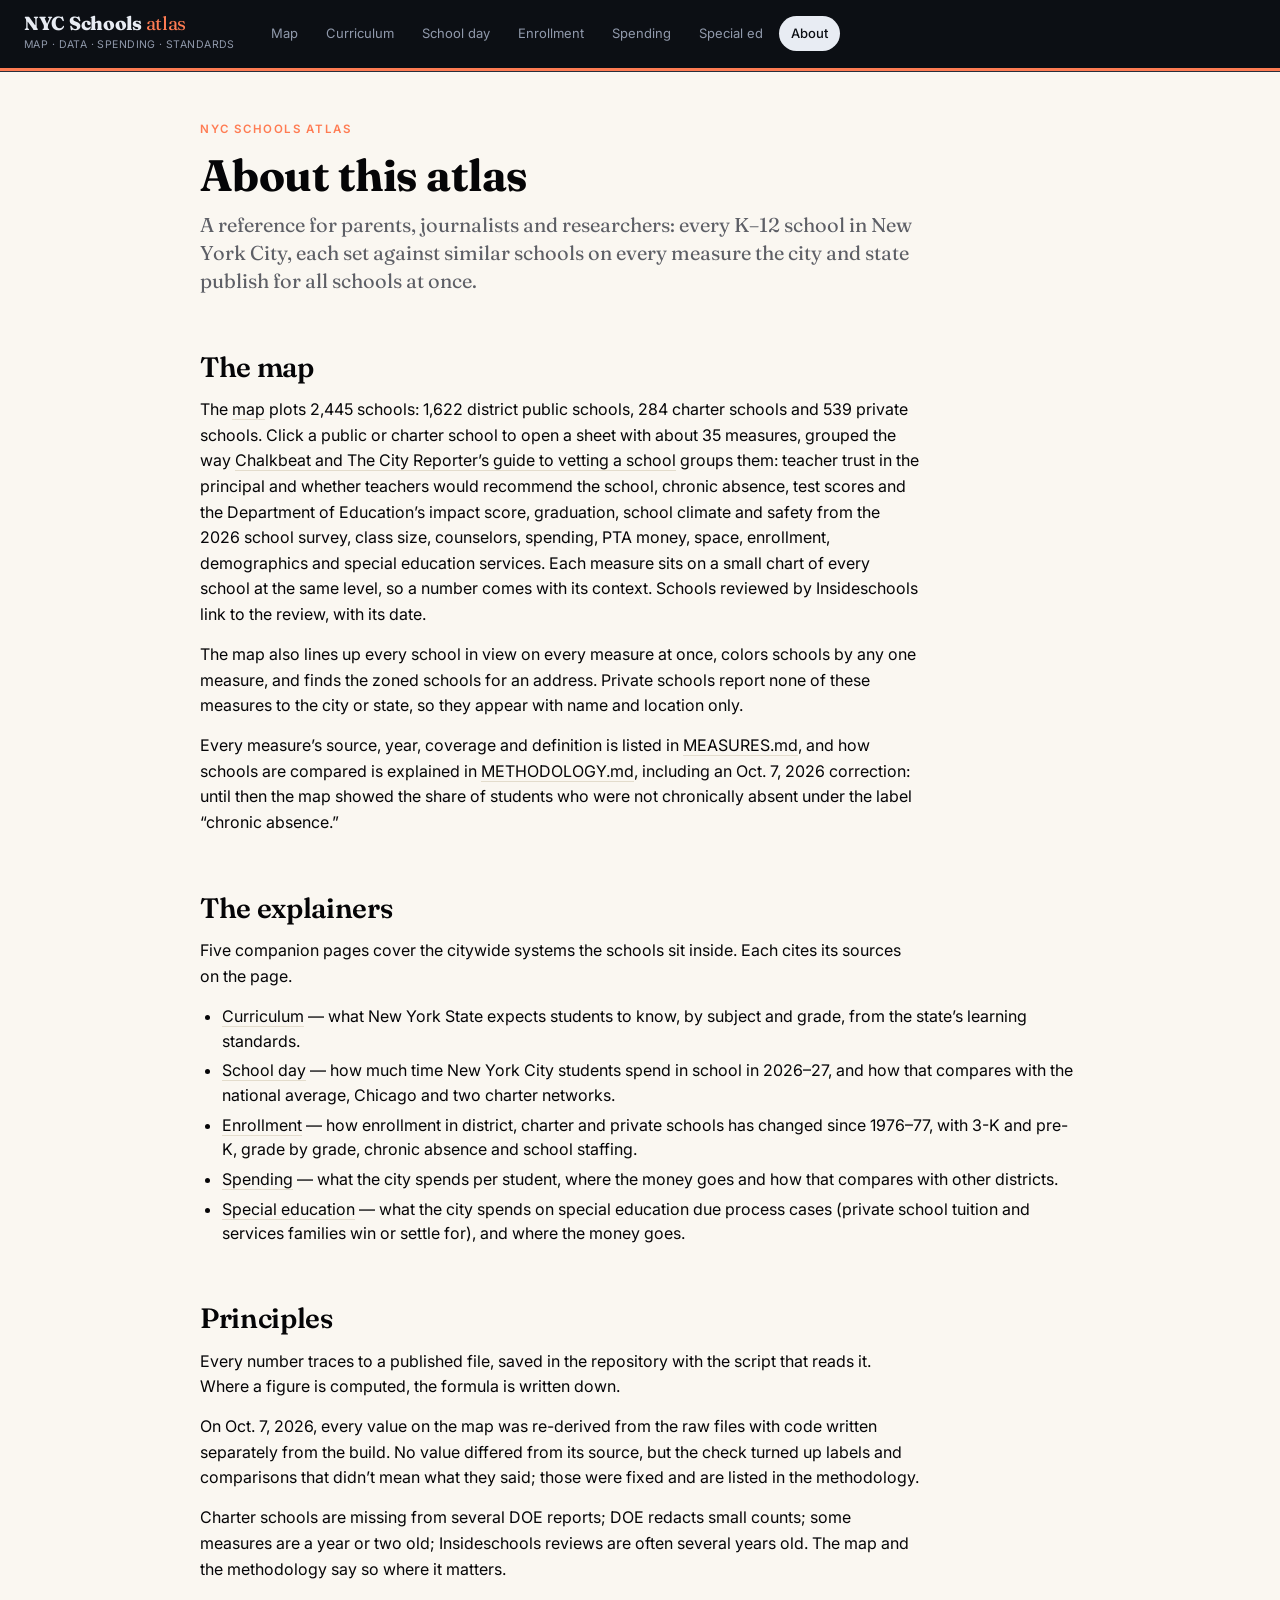
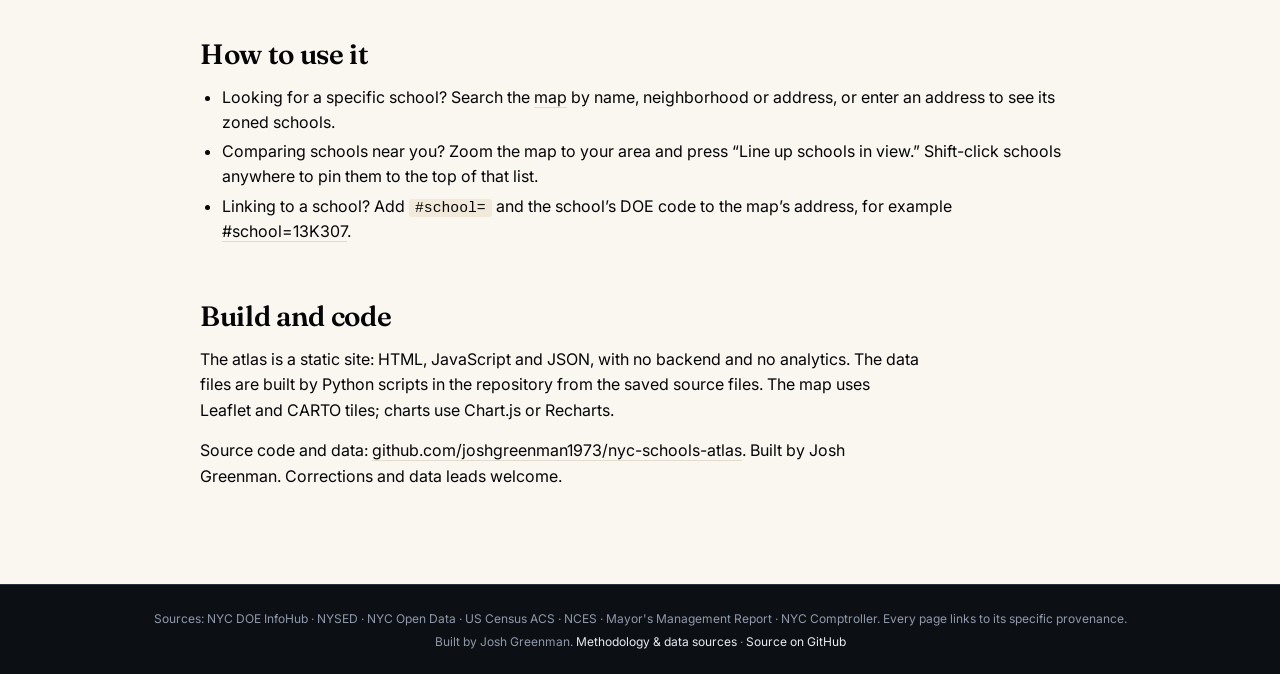
<file: about/index.html>
<!doctype html>
<html lang="en">
<head>
<meta charset="utf-8">
<meta name="viewport" content="width=device-width,initial-scale=1">
<title>NYC schools atlas — About & methodology</title>
<meta name="description" content="Methodology, sources and limits behind every section of the NYC schools atlas.">
<link rel="stylesheet" href="../shared/chrome.css?v=18" />
</head>
<body data-section="about">

<div id="site-header"></div>

<main class="explainer">
  <div class="container">
    <div class="kicker">NYC Schools Atlas</div>
    <h1>About this atlas</h1>
    <p class="dek">A reference for parents, journalists and researchers: every K&ndash;12 school in New York City, each set against similar schools on every measure the city and state publish for all schools at once.</p>

    <h2>The map</h2>
    <p>The <a href="../">map</a> plots 2,445 schools: 1,622 district public schools, 284 charter schools and 539 private schools. Click a public or charter school to open a sheet with about 35 measures, grouped the way <a href="https://www.chalkbeat.org/newyork/2026/10/07/how-to-find-nyc-public-schools-parents-guide/">Chalkbeat and The City Reporter&rsquo;s guide to vetting a school</a> groups them: teacher trust in the principal and whether teachers would recommend the school, chronic absence, test scores and the Department of Education&rsquo;s impact score, graduation, school climate and safety from the 2026 school survey, class size, counselors, spending, PTA money, space, enrollment, demographics and special education services. Each measure sits on a small chart of every school at the same level, so a number comes with its context. Schools reviewed by Insideschools link to the review, with its date.</p>
    <p>The map also lines up every school in view on every measure at once, colors schools by any one measure, and finds the zoned schools for an address. Private schools report none of these measures to the city or state, so they appear with name and location only.</p>
    <p>Every measure&rsquo;s source, year, coverage and definition is listed in <a href="https://github.com/joshgreenman1973/nyc-schools-atlas/blob/main/data/MEASURES.md">MEASURES.md</a>, and how schools are compared is explained in <a href="https://github.com/joshgreenman1973/nyc-schools-atlas/blob/main/data/METHODOLOGY.md">METHODOLOGY.md</a>, including an Oct. 7, 2026 correction: until then the map showed the share of students who were not chronically absent under the label &ldquo;chronic absence.&rdquo;</p>

    <h2>The explainers</h2>
    <p>Five companion pages cover the citywide systems the schools sit inside. Each cites its sources on the page.</p>
    <ul>
      <li><a href="../curriculum/">Curriculum</a> &mdash; what New York State expects students to know, by subject and grade, from the state&rsquo;s learning standards.</li>
      <li><a href="../school-day/">School day</a> &mdash; how much time New York City students spend in school in 2026&ndash;27, and how that compares with the national average, Chicago and two charter networks.</li>
      <li><a href="../enrollment/">Enrollment</a> &mdash; how enrollment in district, charter and private schools has changed since 1976&ndash;77, with 3-K and pre-K, grade by grade, chronic absence and school staffing.</li>
      <li><a href="../spending/">Spending</a> &mdash; what the city spends per student, where the money goes and how that compares with other districts.</li>
      <li><a href="../special-ed/">Special education</a> &mdash; what the city spends on special education due process cases (private school tuition and services families win or settle for), and where the money goes.</li>
    </ul>

    <h2>Principles</h2>
    <p>Every number traces to a published file, saved in the repository with the script that reads it. Where a figure is computed, the formula is written down.</p>
    <p>On Oct. 7, 2026, every value on the map was re-derived from the raw files with code written separately from the build. No value differed from its source, but the check turned up labels and comparisons that didn&rsquo;t mean what they said; those were fixed and are listed in the methodology.</p>
    <p>Charter schools are missing from several DOE reports; DOE redacts small counts; some measures are a year or two old; Insideschools reviews are often several years old. The map and the methodology say so where it matters.</p>

    <h2>How to use it</h2>
    <ul>
      <li>Looking for a specific school? Search the <a href="../">map</a> by name, neighborhood or address, or enter an address to see its zoned schools.</li>
      <li>Comparing schools near you? Zoom the map to your area and press &ldquo;Line up schools in view.&rdquo; Shift-click schools anywhere to pin them to the top of that list.</li>
      <li>Linking to a school? Add <code>#school=</code> and the school&rsquo;s DOE code to the map&rsquo;s address, for example <a href="../#school=13K307">#school=13K307</a>.</li>
    </ul>

    <h2>Build and code</h2>
    <p>The atlas is a static site: HTML, JavaScript and JSON, with no backend and no analytics. The data files are built by Python scripts in the repository from the saved source files. The map uses Leaflet and CARTO tiles; charts use Chart.js or Recharts.</p>
    <p>Source code and data: <a href="https://github.com/joshgreenman1973/nyc-schools-atlas">github.com/joshgreenman1973/nyc-schools-atlas</a>. Built by Josh Greenman. Corrections and data leads welcome.</p>
  </div>
</main>

<script src="../shared/chrome.js?v=18"></script>
</body>
</html>
</file>
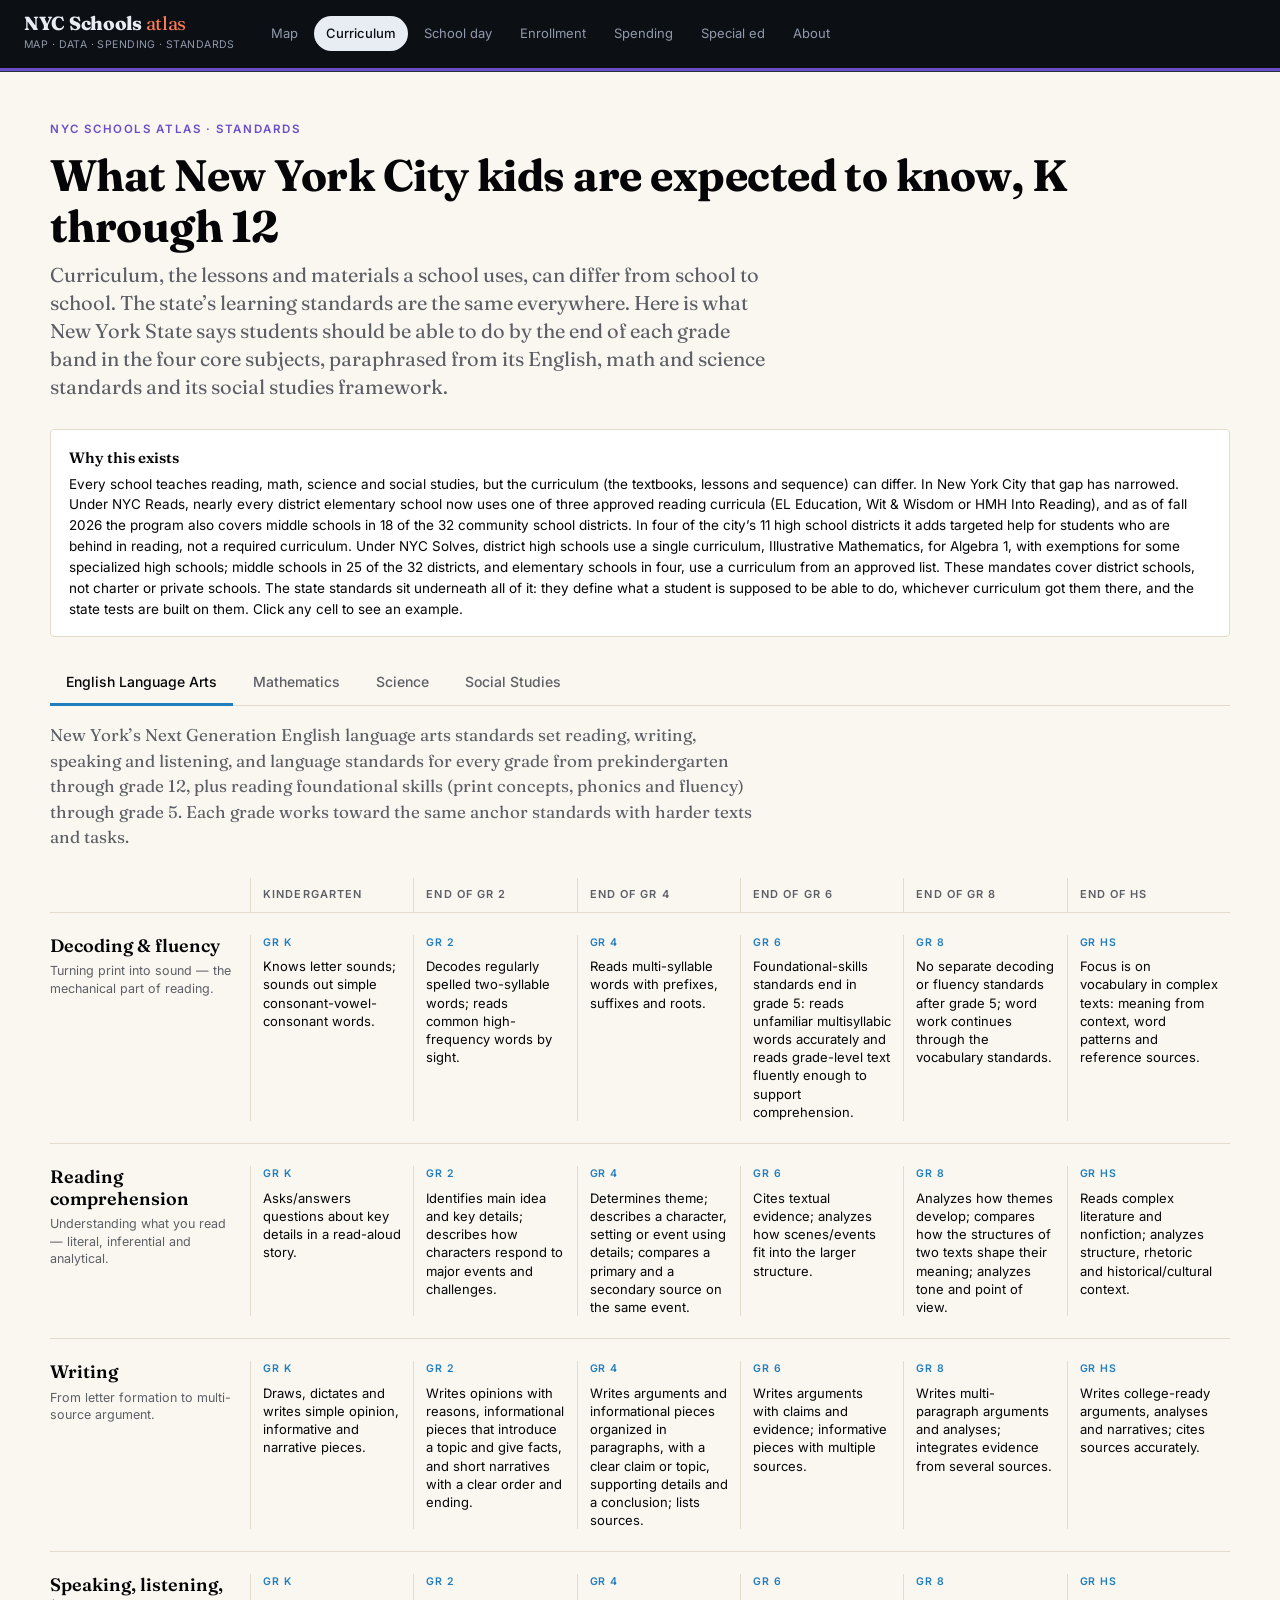
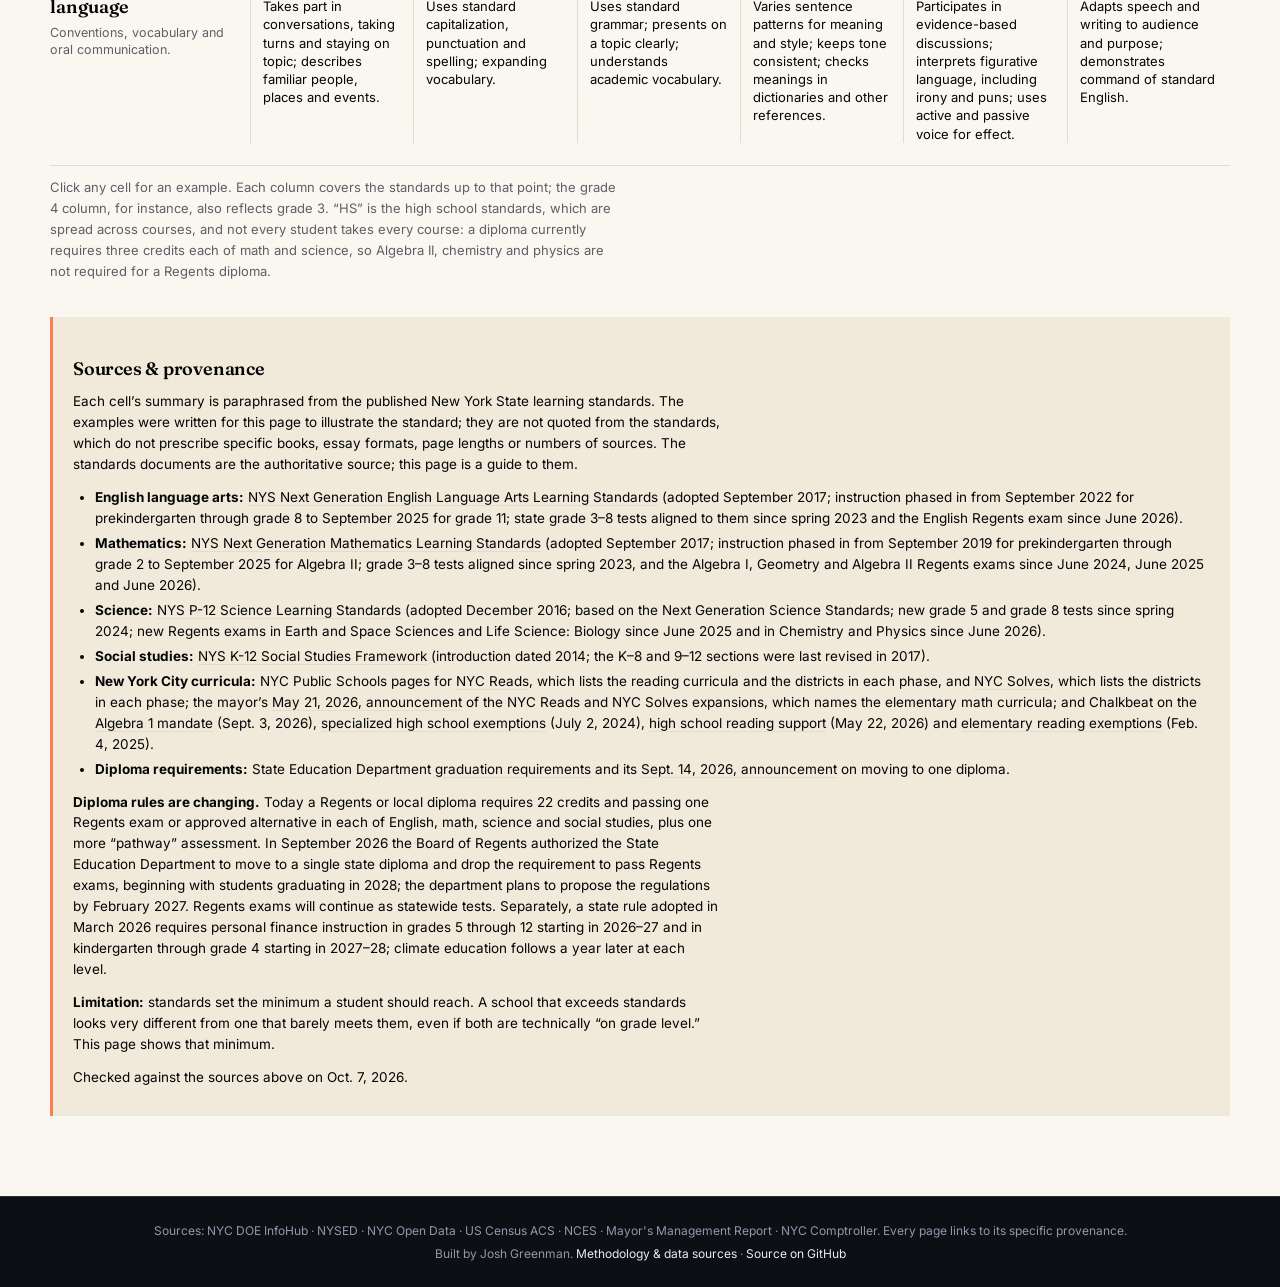
<file: curriculum/index.html>
<!doctype html>
<html lang="en">
<head>
<meta charset="utf-8">
<meta name="viewport" content="width=device-width,initial-scale=1">
<title>NYC schools atlas — Curriculum & standards</title>
<meta name="description" content="What New York State expects K-12 students to know, by grade and subject, paraphrased from the state’s learning standards in English, math and science and its social studies framework.">
<link rel="stylesheet" href="../shared/chrome.css?v=18" />
<style>
  body { margin: 0; }
  .explainer .container.wide { max-width: 1240px; }

  .subj-tabs {
    display: flex; gap: 4px; flex-wrap: wrap;
    border-bottom: 1px solid var(--site-paper-line);
    margin: 24px 0 8px;
  }
  .subj-tab {
    background: none; border: 0;
    font: inherit; font-weight: 500; font-size: 14px;
    padding: 10px 16px; cursor: pointer;
    color: var(--site-paper-muted);
    border-bottom: 3px solid transparent;
    margin-bottom: -1px;
    transition: color .15s, border-color .15s;
  }
  .subj-tab:hover { color: var(--site-paper-ink); }
  .subj-tab.active {
    color: var(--site-paper-ink);
    border-bottom-color: var(--subj-accent, var(--site-accent));
  }

  .subj-intro {
    font-family: 'Fraunces', Georgia, serif;
    font-style: normal;
    font-size: 17px;
    color: var(--site-paper-muted);
    margin: 16px 0 28px;
    max-width: 720px;
    line-height: 1.5;
  }

  .ladder {
    display: grid;
    grid-template-columns: 200px repeat(6, 1fr);
    gap: 0;
    border-top: 1px solid var(--site-paper-line);
    padding: 22px 0;
  }
  .ladder:last-child { border-bottom: 1px solid var(--site-paper-line); }
  .ladder-name {
    font-family: 'Fraunces', Georgia, serif;
    font-size: 18px;
    font-weight: 600;
    line-height: 1.2;
    padding-right: 16px;
  }
  .ladder-name .what {
    display: block;
    font-family: 'Inter', sans-serif;
    font-style: normal;
    font-size: 12.5px;
    color: var(--site-paper-muted);
    margin-top: 6px;
    font-weight: 400;
    line-height: 1.4;
  }
  .cell {
    padding: 0 12px;
    border-left: 1px solid var(--site-paper-line);
    cursor: pointer;
    position: relative;
    transition: background .12s;
  }
  .cell:hover { background: #f0ebde; }
  .cell.open { background: #ede5d0; }
  .cell-grade {
    font-size: 10.5px;
    letter-spacing: 0.08em;
    text-transform: uppercase;
    font-weight: 600;
    color: var(--subj-accent, var(--site-accent));
    margin-bottom: 6px;
  }
  .cell-sum {
    font-size: 13px;
    line-height: 1.4;
  }
  .cell-ex {
    display: none;
    margin-top: 8px;
    font-size: 12px;
    color: var(--site-paper-muted);
    line-height: 1.5;
    border-top: 1px dashed var(--site-paper-line);
    padding-top: 6px;
  }
  .cell.open .cell-ex { display: block; }
  .cell-ex b { color: var(--site-paper-ink); }

  .grades-header {
    display: grid;
    grid-template-columns: 200px repeat(6, 1fr);
    gap: 0;
    margin-top: 8px;
  }
  .grades-header .grade-label {
    padding: 8px 12px;
    border-left: 1px solid var(--site-paper-line);
    font-size: 11px;
    letter-spacing: 0.1em;
    text-transform: uppercase;
    font-weight: 600;
    color: var(--site-paper-muted);
  }
  .grades-header .spacer { padding-right: 16px; }

  .helper {
    font-size: 13px;
    color: var(--site-paper-muted);
    margin: 14px 0 0;
  }

  .source-block {
    background: #f1eadb;
    border-left: 3px solid var(--site-accent);
    padding: 16px 20px;
    margin-top: 36px;
    font-size: 13.5px;
    line-height: 1.55;
  }
  .source-block h3 { font-family: 'Fraunces', serif; font-size: 16px; margin-bottom: 8px; }
  .source-block ul { padding-left: 18px; margin: 8px 0; }
  .source-block li { margin: 4px 0; }

  .caveat {
    background: #fff;
    border: 1px solid var(--site-paper-line);
    padding: 16px 18px;
    margin: 20px 0 0;
    font-size: 13.5px;
    line-height: 1.55;
    border-radius: 4px;
  }
  .caveat b { display: block; margin-bottom: 4px; font-family: 'Fraunces', serif; font-size: 15px; font-weight: 600; }

  @media (max-width: 900px) {
    .ladder, .grades-header { grid-template-columns: 1fr; gap: 0; }
    .ladder-name { padding: 4px 0 12px; }
    .cell { border-left: 0; border-top: 1px solid var(--site-paper-line); padding: 10px 0; }
    .cell-grade { color: var(--subj-accent, var(--site-accent)); }
    .grades-header { display: none; }
  }
</style>
</head>
<body data-section="curriculum">

<div id="site-header"></div>

<main class="explainer">
  <div class="container wide">
    <div class="kicker">NYC Schools Atlas &middot; Standards</div>
    <h1>What New York City kids are expected to know, K through 12</h1>
    <p class="dek">Curriculum, the lessons and materials a school uses, can differ from school to school. The state&rsquo;s learning standards are the same everywhere. Here is what New York State says students should be able to do by the end of each grade band in the four core subjects, paraphrased from its English, math and science standards and its social studies framework.</p>

    <div class="caveat">
      <b>Why this exists</b>
      Every school teaches reading, math, science and social studies, but the curriculum (the textbooks, lessons and sequence) can differ. In New York City that gap has narrowed. Under NYC Reads, nearly every district elementary school now uses one of three approved reading curricula (EL Education, Wit &amp; Wisdom or HMH Into Reading), and as of fall 2026 the program also covers middle schools in 18 of the 32 community school districts. In four of the city&rsquo;s 11 high school districts it adds targeted help for students who are behind in reading, not a required curriculum. Under NYC Solves, district high schools use a single curriculum, Illustrative Mathematics, for Algebra 1, with exemptions for some specialized high schools; middle schools in 25 of the 32 districts, and elementary schools in four, use a curriculum from an approved list. These mandates cover district schools, not charter or private schools. The state standards sit underneath all of it: they define what a student is supposed to be able to do, whichever curriculum got them there, and the state tests are built on them. Click any cell to see an example.
    </div>

    <div class="subj-tabs" id="subj-tabs"></div>
    <div class="subj-intro" id="subj-intro"></div>

    <div class="grades-header">
      <div class="spacer"></div>
      <div class="grade-label">Kindergarten</div>
      <div class="grade-label">End of Gr 2</div>
      <div class="grade-label">End of Gr 4</div>
      <div class="grade-label">End of Gr 6</div>
      <div class="grade-label">End of Gr 8</div>
      <div class="grade-label">End of HS</div>
    </div>

    <div id="ladders"></div>

    <p class="helper">Click any cell for an example. Each column covers the standards up to that point; the grade 4 column, for instance, also reflects grade 3. &ldquo;HS&rdquo; is the high school standards, which are spread across courses, and not every student takes every course: a diploma currently requires three credits each of math and science, so Algebra II, chemistry and physics are not required for a Regents diploma.</p>

    <div class="source-block">
      <h3>Sources &amp; provenance</h3>
      <p>Each cell&rsquo;s summary is paraphrased from the published New York State learning standards. The examples were written for this page to illustrate the standard; they are not quoted from the standards, which do not prescribe specific books, essay formats, page lengths or numbers of sources. The standards documents are the authoritative source; this page is a guide to them.</p>
      <ul>
        <li><b>English language arts:</b> <a href="https://www.nysed.gov/standards-instruction/english-language-arts" target="_blank" rel="noopener">NYS Next Generation English Language Arts Learning Standards</a> (adopted September 2017; instruction phased in from September 2022 for prekindergarten through grade 8 to September 2025 for grade 11; state grade 3&ndash;8 tests aligned to them since spring 2023 and the English Regents exam since June 2026).</li>
        <li><b>Mathematics:</b> <a href="https://www.nysed.gov/standards-instruction/mathematics" target="_blank" rel="noopener">NYS Next Generation Mathematics Learning Standards</a> (adopted September 2017; instruction phased in from September 2019 for prekindergarten through grade 2 to September 2025 for Algebra II; grade 3&ndash;8 tests aligned since spring 2023, and the Algebra I, Geometry and Algebra II Regents exams since June 2024, June 2025 and June 2026).</li>
        <li><b>Science:</b> <a href="https://www.nysed.gov/standards-instruction/science" target="_blank" rel="noopener">NYS P-12 Science Learning Standards</a> (adopted December 2016; based on the Next Generation Science Standards; new grade 5 and grade 8 tests since spring 2024; new Regents exams in Earth and Space Sciences and Life Science: Biology since June 2025 and in Chemistry and Physics since June 2026).</li>
        <li><b>Social studies:</b> <a href="https://www.nysed.gov/standards-instruction/social-studies" target="_blank" rel="noopener">NYS K-12 Social Studies Framework</a> (introduction dated 2014; the K&ndash;8 and 9&ndash;12 sections were last revised in 2017).</li>
        <li><b>New York City curricula:</b> NYC Public Schools pages for <a href="https://www.schools.nyc.gov/learning/subjects/literacy/nyc-reads" target="_blank" rel="noopener">NYC Reads</a>, which lists the reading curricula and the districts in each phase, and <a href="https://www.schools.nyc.gov/learning/subjects/math/nyc-solves" target="_blank" rel="noopener">NYC Solves</a>, which lists the districts in each phase; the mayor&rsquo;s <a href="https://www.nyc.gov/mayors-office/news/2026/05/mayor-mamdani-and-chancellor-samuelsannounce-expansion-of-nyc-so.html" target="_blank" rel="noopener">May 21, 2026, announcement</a> of the NYC Reads and NYC Solves expansions, which names the elementary math curricula; and Chalkbeat on the <a href="https://www.chalkbeat.org/newyork/2026/09/03/nyc-schools-2026-27-policy-changes-regents-curriculum-mandates-omny-cards/" target="_blank" rel="noopener">Algebra 1 mandate</a> (Sept. 3, 2026), <a href="https://www.chalkbeat.org/newyork/2024/07/02/illustrative-math-curriculum-mandate-nyc-specialized-high-schools-waiver/" target="_blank" rel="noopener">specialized high school exemptions</a> (July 2, 2024), <a href="https://www.chalkbeat.org/newyork/2026/05/22/nyc-elementary-school-math-curriculum-mandate-districts-mamdani/" target="_blank" rel="noopener">high school reading support</a> (May 22, 2026) and <a href="https://www.chalkbeat.org/newyork/2025/02/04/nyc-reads-curriculum-mandate-exemptions-eric-adams/" target="_blank" rel="noopener">elementary reading exemptions</a> (Feb. 4, 2025).</li>
        <li><b>Diploma requirements:</b> State Education Department <a href="https://www.nysed.gov/standards-instruction/graduation-requirements" target="_blank" rel="noopener">graduation requirements</a> and its <a href="https://www.nysed.gov/news/2026/nysed-advances-next-phase-ny-inspires-education-transformation" target="_blank" rel="noopener">Sept. 14, 2026, announcement</a> on moving to one diploma.</li>
      </ul>
      <p style="margin-top:10px"><b>Diploma rules are changing.</b> Today a Regents or local diploma requires 22 credits and passing one Regents exam or approved alternative in each of English, math, science and social studies, plus one more &ldquo;pathway&rdquo; assessment. In September 2026 the Board of Regents authorized the State Education Department to move to a single state diploma and drop the requirement to pass Regents exams, beginning with students graduating in 2028; the department plans to propose the regulations by February 2027. Regents exams will continue as statewide tests. Separately, a state rule adopted in March 2026 requires personal finance instruction in grades 5 through 12 starting in 2026&ndash;27 and in kindergarten through grade 4 starting in 2027&ndash;28; climate education follows a year later at each level.</p>
      <p style="margin-top:10px"><b>Limitation:</b> standards set the minimum a student should reach. A school that exceeds standards looks very different from one that barely meets them, even if both are technically &ldquo;on grade level.&rdquo; This page shows that minimum.</p>
      <p style="margin-top:10px">Checked against the sources above on Oct. 7, 2026.</p>
    </div>
  </div>
</main>

<script>
const CURRICULUM = {
  ela: {
    name: 'English Language Arts',
    accent: '#217ebe',
    intro: 'New York’s Next Generation English language arts standards set reading, writing, speaking and listening, and language standards for every grade from prekindergarten through grade 12, plus reading foundational skills (print concepts, phonics and fluency) through grade 5. Each grade works toward the same anchor standards with harder texts and tasks.',
    concepts: [
      { name: 'Decoding & fluency', what: 'Turning print into sound — the mechanical part of reading.', cells: [
        { sum: 'Knows letter sounds; sounds out simple consonant-vowel-consonant words.', ex: 'Reads "cat," "sun," "map" by sounding out each letter then blending.' },
        { sum: 'Decodes regularly spelled two-syllable words; reads common high-frequency words by sight.', ex: 'Reads "rabbit," "magnet," "people," "again" without sounding out.' },
        { sum: 'Reads multi-syllable words with prefixes, suffixes and roots.', ex: 'Recognizes "unhappiness" = un + happy + ness; "transportation" = trans + port + ation.' },
        { sum: 'Foundational-skills standards end in grade 5: reads unfamiliar multisyllabic words accurately and reads grade-level text fluently enough to support comprehension.', ex: 'Reads a grade-level passage aloud accurately, at a steady pace and with expression; rereads to self-correct when a word doesn’t make sense.' },
        { sum: 'No separate decoding or fluency standards after grade 5; word work continues through the vocabulary standards.', ex: 'Uses Greek and Latin roots to work out related words such as precede, recede and secede.' },
        { sum: 'Focus is on vocabulary in complex texts: meaning from context, word patterns and reference sources.', ex: 'Sees how conceive, conception and conceivable are related; uses a dictionary to check a word’s etymology or usage.' },
      ]},
      { name: 'Reading comprehension', what: 'Understanding what you read — literal, inferential and analytical.', cells: [
        { sum: 'Asks/answers questions about key details in a read-aloud story.', ex: 'After hearing The Snowy Day, can answer "What did Peter put in his pocket?" and "Why was the snowball gone?"' },
        { sum: 'Identifies main idea and key details; describes how characters respond to major events and challenges.', ex: 'Reads a short text about pollinators and explains the main idea plus two supporting details.' },
        { sum: 'Determines theme; describes a character, setting or event using details; compares a primary and a secondary source on the same event.', ex: 'Compares a diary entry (a primary source) with a textbook passage (a secondary source) about the same event.' },
        { sum: 'Cites textual evidence; analyzes how scenes/events fit into the larger structure.', ex: 'Quotes specific lines from a chapter to support claims about a character’s motivation.' },
        { sum: 'Analyzes how themes develop; compares how the structures of two texts shape their meaning; analyzes tone and point of view.', ex: 'Compares how two authors treat the theme of justice and how each text’s structure shapes its meaning.' },
        { sum: 'Reads complex literature and nonfiction; analyzes structure, rhetoric and historical/cultural context.', ex: 'Reads The Crucible and a 1950s editorial; argues how each uses persuasion differently and why.' },
      ]},
      { name: 'Writing', what: 'From letter formation to multi-source argument.', cells: [
        { sum: 'Draws, dictates and writes simple opinion, informative and narrative pieces.', ex: '"My favorite color is blue because blue is the sky." (Written or dictated to teacher.)' },
        { sum: 'Writes opinions with reasons, informational pieces that introduce a topic and give facts, and short narratives with a clear order and ending.', ex: 'A 4-sentence paragraph: "Bees live in hives. The queen lays eggs. Workers gather nectar. We need bees to grow food."' },
        { sum: 'Writes arguments and informational pieces organized in paragraphs, with a clear claim or topic, supporting details and a conclusion; lists sources.', ex: 'A multi-paragraph argument on whether fourth graders should have homework, with a clear claim, reasons, evidence and a conclusion.' },
        { sum: 'Writes arguments with claims and evidence; informative pieces with multiple sources.', ex: 'An argument that cites two articles and acknowledges a counterclaim, distinguishing it from the writer’s own claim.' },
        { sum: 'Writes multi-paragraph arguments and analyses; integrates evidence from several sources.', ex: 'A research paper on a historical figure that draws on several sources, weighs their credibility and cites them in a standard format.' },
        { sum: 'Writes college-ready arguments, analyses and narratives; cites sources accurately.', ex: 'A research paper that synthesizes multiple sources, weighs claims and counterclaims fairly and follows a standard citation format.' },
      ]},
      { name: 'Speaking, listening, language', what: 'Conventions, vocabulary and oral communication.', cells: [
        { sum: 'Takes part in conversations, taking turns and staying on topic; describes familiar people, places and events.', ex: 'Tells the class about a family celebration, saying what happened first, next and last.' },
        { sum: 'Uses standard capitalization, punctuation and spelling; expanding vocabulary.', ex: 'Writes "I went to the park on Saturday." with correct capitals and a period.' },
        { sum: 'Uses standard grammar; presents on a topic clearly; understands academic vocabulary.', ex: 'Gives a 2-minute presentation on a research topic with visual aids.' },
        { sum: 'Varies sentence patterns for meaning and style; keeps tone consistent; checks meanings in dictionaries and other references.', ex: 'Combines short sentences into compound and complex ones, using dashes or parentheses to set off extra information.' },
        { sum: 'Participates in evidence-based discussions; interprets figurative language, including irony and puns; uses active and passive voice for effect.', ex: 'Holds a Socratic seminar role: paraphrases peers, builds on ideas, cites text.' },
        { sum: 'Adapts speech and writing to audience and purpose; demonstrates command of standard English.', ex: 'Delivers a formal presentation and writes the same content as an op-ed — distinct voices for each.' },
      ]},
    ]
  },

  math: {
    name: 'Mathematics',
    accent: '#57aa4a',
    intro: 'New York’s Next Generation math standards are organized by grade and domain from prekindergarten through grade 8 (counting, operations, fractions, ratios, expressions and equations, geometry, statistics) and by course in high school: Algebra I, Geometry and Algebra II. The standards call Algebra I the first high school math course; its focus is functions. A diploma currently requires three years of math and passing one math Regents exam.',
    concepts: [
      { name: 'Number sense & operations', what: 'Counting, place value and the four operations from whole numbers to fractions and beyond.', cells: [
        { sum: 'Counts to 100; adds and subtracts within 10; recognizes teen numbers as 10 + a few.', ex: 'Solves 7 + 2 = 9 using fingers, counters or mental math; understands 14 = 10 + 4.' },
        { sum: 'Adds and subtracts fluently within 100, and within 1,000 using models; understands place value to hundreds.', ex: 'Computes 47 + 35 by regrouping; explains why the answer is in the 80s.' },
        { sum: 'Fluent in multiplication facts; adds/subtracts fractions with like denominators; multi-digit multiplication.', ex: 'Knows 7 × 8 = 56 instantly; computes 234 × 6 with an area model or partial products (the standard algorithm comes in grade 5); adds 3/8 + 2/8.' },
        { sum: 'Operates with fractions, decimals and percents; understands ratios and rates.', ex: 'Solves: a recipe calls for 2/3 cup of flour, scaled to 1.5 batches — how much flour total?' },
        { sum: 'Operates with rational and irrational numbers; understands exponents, roots and scientific notation.', ex: 'Knows √2 is irrational; computes (2³)² = 64; writes 0.00045 as 4.5 × 10⁻⁴.' },
        { sum: 'Models exponential growth and decay; in Algebra II, adds, subtracts and multiplies complex numbers.', ex: 'Simplifies (3 + 2i)(1 − i); analyzes compound interest as exponential growth.' },
      ]},
      { name: 'Algebraic thinking', what: 'From pattern recognition to manipulating symbols, equations and functions.', cells: [
        { sum: 'Recognizes, extends and creates simple patterns; breaks numbers up to 10 into pairs.', ex: 'Continues the pattern ○ △ □ ○ △ □ ○...; shows 5 = 2 + 3 and 5 = 4 + 1 with counters.' },
        { sum: 'Solves one-step addition and subtraction word problems within 100; begins two-step problems.', ex: '"Maya had 12 marbles. She gave some away and has 7 left. How many did she give away?" → 12 − ? = 7.' },
        { sum: 'Solves multi-step word problems; understands variables as unknowns; writes simple equations.', ex: 'If 4 × ? + 3 = 23, what is ?; solves using inverse operations.' },
        { sum: 'Solves one-variable equations; writes and graphs proportional relationships.', ex: 'If y = 1.5x represents miles per minute, graphs the line and predicts y when x = 12.' },
        { sum: 'Solves systems of two linear equations; defines and compares functions; tells linear from non-linear functions.', ex: 'Solves: 2x + y = 7 and x − y = 2. Explains why A = s², the area of a square, is not a linear function.' },
        { sum: 'Models with linear, quadratic and exponential functions (Algebra I) and polynomial, logarithmic and trigonometric functions (Algebra II).', ex: 'Models projectile motion as h(t) = −16t² + 80t; finds when h = 0; finds max height.' },
      ]},
      { name: 'Geometry & measurement', what: 'Shapes, space and how to measure them — from blocks to formal proof.', cells: [
        { sum: 'Names 2D and 3D shapes; describes positions (above, behind, next to).', ex: 'Identifies a circle, square, triangle and cube; places a block "between" two others.' },
        { sum: 'Measures with rulers; understands halves, quarters, thirds of shapes; tells time.', ex: 'Measures a pencil in inches; divides a circle into 4 equal parts; reads "quarter to three."' },
        { sum: 'Computes area and perimeter; classifies shapes by attributes; understands angles.', ex: 'Finds the area of a 6 × 4 rectangle; classifies a square as a special rectangle.' },
        { sum: 'Finds areas of triangles and other polygons, surface area and volume; draws polygons on the coordinate plane.', ex: 'Plots (3, −2) on the coordinate plane; finds the volume of a rectangular prism with dimensions 4 × 3 × 5.' },
        { sum: 'Uses Pythagorean theorem; understands congruence, similarity, transformations.', ex: 'A ladder 13 ft long leans against a wall 5 ft from the base. How high does it reach? → 12 ft.' },
        { sum: 'Writes formal geometric proofs; uses right-triangle trigonometry; applies volume formulas for cylinders, cones, pyramids and spheres.', ex: 'Proves two triangles are congruent using side-angle-side (SAS); computes sin(60°); finds the volume of a sphere.' },
      ]},
      { name: 'Data, statistics & probability', what: 'Collecting, displaying and interpreting data.', cells: [
        { sum: 'Sorts and counts objects; describes quantities ("more," "fewer").', ex: 'Sorts buttons by color; tells which pile has more.' },
        { sum: 'Reads simple picture graphs and bar graphs.', ex: 'Reads a class graph of favorite fruits and answers "How many more chose apples than bananas?"' },
        { sum: 'Creates and interprets bar graphs and line plots; understands fractions as data points.', ex: 'Plots the lengths of 10 leaves to the nearest 1/4 inch; identifies the most common length.' },
        { sum: 'Computes mean, median, mode; understands probability as a fraction.', ex: 'Class test scores: finds mean and median; computes probability of rolling a 4 on a die (1/6).' },
        { sum: 'Analyzes bivariate data; understands sampling and inference.', ex: 'Given a scatter plot of study time vs. test score, describes the trend and identifies outliers.' },
        { sum: 'Fits regression lines, uses the normal curve and judges whether results are plausible using simulation.', ex: 'Uses a simulation to judge whether a poll result is plausible; computes conditional probabilities from a two-way table.' },
      ]},
    ]
  },

  science: {
    name: 'Science',
    accent: '#dde44c',
    intro: 'New York’s P-12 Science Learning Standards, adopted in December 2016 and based on the Next Generation Science Standards, combine three dimensions: disciplinary core ideas (life, physical, and earth and space science, plus engineering), science and engineering practices, and crosscutting concepts. Students plan and carry out investigations starting in kindergarten. The standards are set grade by grade through grade 5 and as grade bands for middle and high school, so the grade 6 and grade 8 columns here are approximate.',
    concepts: [
      { name: 'Life science', what: 'Living things, from single organisms to ecosystems and heredity.', cells: [
        { sum: 'Living things have needs (food, water, air) and a place to live.', ex: 'Identifies what a goldfish needs to survive; compares a pet’s needs to a plant’s.' },
        { sum: 'Young plants and animals resemble their parents; plants need sunlight and water to grow.', ex: 'Matches baby animals to their parents; tests whether a plant grows without light or water.' },
        { sum: 'Organisms have life cycles and inherited traits; depend on each other in ecosystems.', ex: 'Diagrams the butterfly life cycle; explains why bees are essential to flowering plants.' },
        { sum: 'Cells are the basic unit of life; food webs and matter flow through ecosystems.', ex: 'Models energy flow from sun → grass → grasshopper → frog → snake.' },
        { sum: 'Genetics, natural selection and human impact on ecosystems.', ex: 'Explains how peppered moths changed color frequency during the Industrial Revolution.' },
        { sum: 'Molecular biology, evolution and ecology at depth (the Life Science: Biology course, which replaced Living Environment).', ex: 'Compares DNA sequences to determine evolutionary relationships; models protein synthesis.' },
      ]},
      { name: 'Physical science', what: 'Matter, energy, motion and forces.', cells: [
        { sum: 'Pushes and pulls change how objects move; matter can be solid or liquid depending on temperature.', ex: 'Tests whether a harder push makes a ball roll farther; watches ice melt into water.' },
        { sum: 'Materials have observable properties; heating and cooling cause changes, some reversible; sound and light (grade 1).', ex: 'Sorts materials by texture, hardness and flexibility; argues whether melted ice and a cooked egg can change back.' },
        { sum: 'Forces and magnets; energy moves as heat, light, sound and electric current; waves.', ex: 'Uses a magnet to identify which classroom objects are iron-based.' },
        { sum: 'Atoms make up matter; energy transfers; waves carry energy.', ex: 'Diagrams how energy moves through a roller coaster (potential ↔ kinetic).' },
        { sum: 'Chemical reactions, conservation of mass and energy, Newton’s laws applied.', ex: 'Uses a model of atoms to show that the same atoms are present before and after a reaction, so mass is conserved.' },
        { sum: 'Chemistry and physics at depth (the Physical Science: Chemistry and Physical Science: Physics courses).', ex: 'Computes wavelength from frequency; balances redox reactions; analyzes projectile trajectories.' },
      ]},
      { name: 'Earth & space science', what: 'How our planet, weather and the solar system work.', cells: [
        { sum: 'Weather changes from day to day; Earth has different environments.', ex: 'Records the weather for a week; notices that ice melts faster in sun.' },
        { sum: 'Patterns in the sky (day/night, seasons); Earth’s surface has water and land.', ex: 'Tracks sunrise/sunset over a month and notices the change.' },
        { sum: 'Water cycle; weathering and erosion; Earth’s history through fossils.', ex: 'Builds a model of the water cycle in a closed jar.' },
        { sum: 'Plate tectonics, climate, atmosphere; Earth’s place in the solar system.', ex: 'Explains why earthquakes are common on the West Coast but rare in New York City.' },
        { sum: 'Climate change, resources, natural hazards, deep time, astronomy.', ex: 'Graphs global temperatures and carbon dioxide levels over the past century and asks what caused the rise.' },
        { sum: 'Earth and space science at depth (the Earth and Space Sciences course, which replaced Earth Science): the sun and universe, plate tectonics, weather and climate, resources and hazards.', ex: 'Uses the ages of ocean-floor rocks on either side of a mid-ocean ridge as evidence for plate tectonics.' },
      ]},
      { name: 'Scientific practice', what: 'Asking questions, designing experiments, building models.', cells: [
        { sum: 'Asks "I wonder" questions; observes carefully; communicates with drawings.', ex: 'Wonders why rocks are different colors; draws and labels a rock collection.' },
        { sum: 'Plans and conducts simple investigations; describes patterns.', ex: 'Tests: does a paper airplane fly farther with or without paper clips on the wings?' },
        { sum: 'Designs experiments with controlled variables; uses simple data tables.', ex: 'Tests how the height of a ramp affects how far a ball rolls; controls all other variables.' },
        { sum: 'Analyzes data; constructs explanations; uses models to predict.', ex: 'Reads graph of plant height over time; predicts height in week 8 from week-1-to-6 data.' },
        { sum: 'Argues from evidence; critiques claims; designs engineering solutions.', ex: 'Designs and iterates a wind turbine to maximize power output.' },
        { sum: 'Conducts independent research; communicates findings in scientific format.', ex: 'Writes a lab report with introduction, methods, results, discussion and references.' },
      ]},
    ]
  },

  ss: {
    name: 'Social Studies',
    accent: '#e7466d',
    intro: 'New York’s K-12 Social Studies Framework moves outward by grade: self and family (kindergarten and grade 1), communities in the United States (grade 2) and around the world (grade 3), New York State (grade 4), the Western and Eastern Hemispheres (grades 5 and 6), U.S. and New York history (grades 7 and 8), global history and geography (grades 9 and 10), U.S. history and government (grade 11), and participation in government and economics (grade 12). There are Regents exams in Global History and Geography II and in U.S. History and Government; a diploma currently requires passing one of them (or an approved alternative), not both.',
    concepts: [
      { name: 'Geography & communities', what: 'Where we live, how it shapes us and how places connect.', cells: [
        { sum: 'Self, family and classroom community; maps and globes; words for location.', ex: 'Uses words like near, far, behind and next to; finds familiar places, such as the school, on a simple map.' },
        { sum: 'Urban, suburban and rural communities; maps, legends and cardinal directions.', ex: 'Maps the route from home to school; identifies north, south, east, west.' },
        { sum: 'New York State geography, history and government.', ex: 'Maps New York State’s major physical features, the capital and the largest cities; traces the Erie Canal; names the borough and county where they live.' },
        { sum: 'World geography and ancient civilizations (Mesopotamia, Egypt, China, Greece, Rome).', ex: 'Explains why early civilizations developed near rivers; locates the Fertile Crescent on a map.' },
        { sum: 'How geography shaped U.S. history: westward expansion, immigration and the growth of cities.', ex: 'Explains how the Erie Canal opened the West and drew Irish immigrant workers.' },
        { sum: 'Global History and Geography (grades 9 and 10): early civilizations to 1750, then 1750 to today — revolutions, industrialization, world wars, globalization.', ex: 'Traces how the French Revolution’s ideas shaped revolutions in Haiti and Latin America, through leaders such as Toussaint L’Ouverture and Simón Bolívar.' },
      ]},
      { name: 'U.S. history & civics', what: 'How the country was built, contested and is governed.', cells: [
        { sum: 'National symbols, holidays and civic identity.', ex: 'Learns the Pledge of Allegiance; identifies the flag, the Liberty Bell and the bald eagle; learns why national holidays are celebrated.' },
        { sum: 'Important figures, events and symbols; rules versus laws; voting as democracy in action.', ex: 'Explains the difference between a rule and a law; takes part in a class vote; identifies the Statue of Liberty and the White House.' },
        { sum: 'The American Revolution in New York; federal, state and local government.', ex: 'Charts the three branches of New York State government; explains how a bill becomes law in Albany; names the governor and local state legislators.' },
        { sum: 'The U.S. Constitution and Bill of Rights compared with other Western Hemisphere governments (grade 5); Athenian democracy and the Roman Republic (grade 6).', ex: 'Compares the U.S. government with Canada’s and Mexico’s; compares the political systems of Athens and the Roman Republic.' },
        { sum: 'U.S. and New York history from colonization to today; the Constitution, checks and balances and the Bill of Rights.', ex: 'Compares the Progressive Era to the Civil Rights Movement as eras of reform.' },
        { sum: 'U.S. History and Government (grade 11) and Participation in Government (grade 12): the full sweep, plus active citizenship.', ex: 'Follows a current policy debate through local, state and federal government and contacts an elected official about it.' },
      ]},
      { name: 'World cultures & history', what: 'How other societies have shaped, and been shaped by, the wider world.', cells: [
        { sum: 'Recognizes that families and cultures around the world have customs.', ex: 'Shares a family tradition; identifies that other students may celebrate different holidays.' },
        { sum: 'Cultural diversity in the local community; the equator, hemispheres and poles on a globe.', ex: 'Identifies traditions that different cultural groups brought to the neighborhood; finds the equator on a globe.' },
        { sum: 'World communities (grade 3); Native American nations of what became New York State.', ex: 'Compares how the Haudenosaunee (Iroquois) and the Munsees organized and governed themselves, including clan structure and decision-making.' },
        { sum: 'World religions, classical civilizations and major belief systems.', ex: 'Compares the spread of Buddhism, Christianity and Islam along trade routes.' },
        { sum: 'The United States in the world: imperialism, two world wars and the Cold War.', ex: 'Assesses the events surrounding the U.S. annexation of Hawaii.' },
        { sum: 'Global History (Regents): 20th-century world conflicts, decolonization, current global issues.', ex: 'Analyzes the roles of perpetrators and bystanders in the Rwandan genocide in light of the United Nations Universal Declaration of Human Rights.' },
      ]},
      { name: 'Economics & decision-making', what: 'How people make choices with limited resources — individually, locally and globally.', cells: [
        { sum: 'Needs versus wants; goods and services; scarcity.', ex: 'Distinguishes a need (food, shelter) from a want (a new toy); names a good and a service.' },
        { sum: 'Goods and services; producers and consumers; money basics.', ex: 'Sets up a classroom store; explains who is the producer and who is the consumer.' },
        { sum: 'Scarcity and choices; supply and demand; New York’s economy past and present.', ex: 'Decides how to spend $5 between two desired items; identifies the opportunity cost.' },
        { sum: 'Traditional, market and command economies; trade and interdependence.', ex: 'Compares the market economy of the United States with the command economy of Cuba; explains why the U.S. imports some products.' },
        { sum: 'Industrialization, labor unions and the Great Depression; the New Deal and government’s growing role in the economy.', ex: 'Identifies New Deal programs, such as Social Security, and explains how they changed the federal government’s role.' },
        { sum: 'Economics (a half-credit required for a diploma): markets, fiscal and monetary policy, personal finance.', ex: 'Builds a personal monthly budget; explains how the Federal Reserve uses interest rates to fight inflation.' },
      ]},
    ]
  },
};

const subjTabs = document.getElementById('subj-tabs');
const subjIntro = document.getElementById('subj-intro');
const ladders = document.getElementById('ladders');
const GRADES = ['K', '2', '4', '6', '8', 'HS'];

function render(subjId) {
  const data = CURRICULUM[subjId];
  document.documentElement.style.setProperty('--subj-accent', data.accent);
  // tabs
  subjTabs.innerHTML = Object.entries(CURRICULUM).map(([id, d]) =>
    `<button class="subj-tab${id === subjId ? ' active' : ''}" data-subj="${id}">${d.name}</button>`
  ).join('');
  subjTabs.querySelectorAll('.subj-tab').forEach(b => b.addEventListener('click', () => render(b.dataset.subj)));
  // intro
  subjIntro.textContent = data.intro;
  // ladders
  ladders.innerHTML = data.concepts.map((c, ci) => {
    const cells = c.cells.map((cell, gi) => `
      <div class="cell" data-c="${ci}" data-g="${gi}">
        <div class="cell-grade">Gr ${GRADES[gi]}</div>
        <div class="cell-sum">${cell.sum}</div>
        <div class="cell-ex"><b>Example.</b> ${cell.ex}</div>
      </div>`).join('');
    return `
      <div class="ladder">
        <div class="ladder-name">${c.name}<span class="what">${c.what}</span></div>
        ${cells}
      </div>`;
  }).join('');
  ladders.querySelectorAll('.cell').forEach(el => {
    el.addEventListener('click', () => el.classList.toggle('open'));
  });
}

render('ela');
</script>

<script src="../shared/chrome.js?v=18"></script>
</body>
</html>
</file>
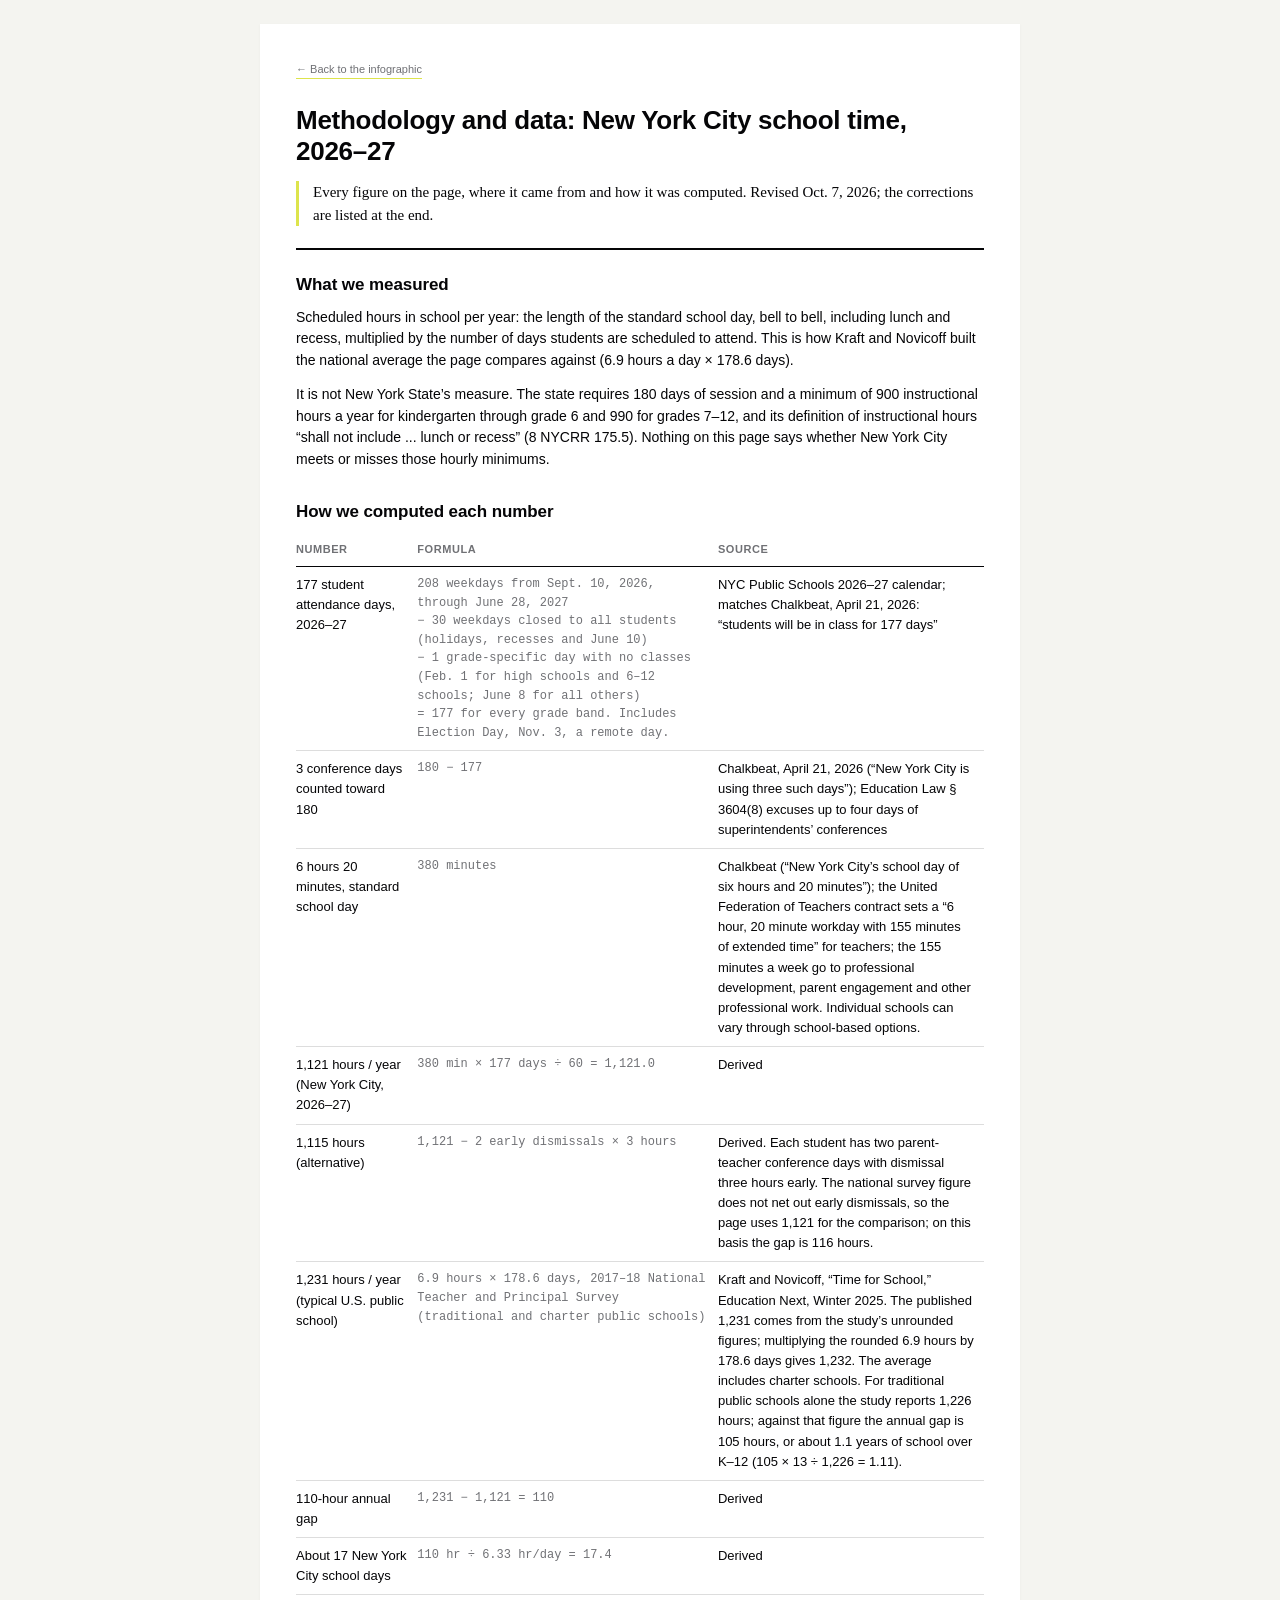
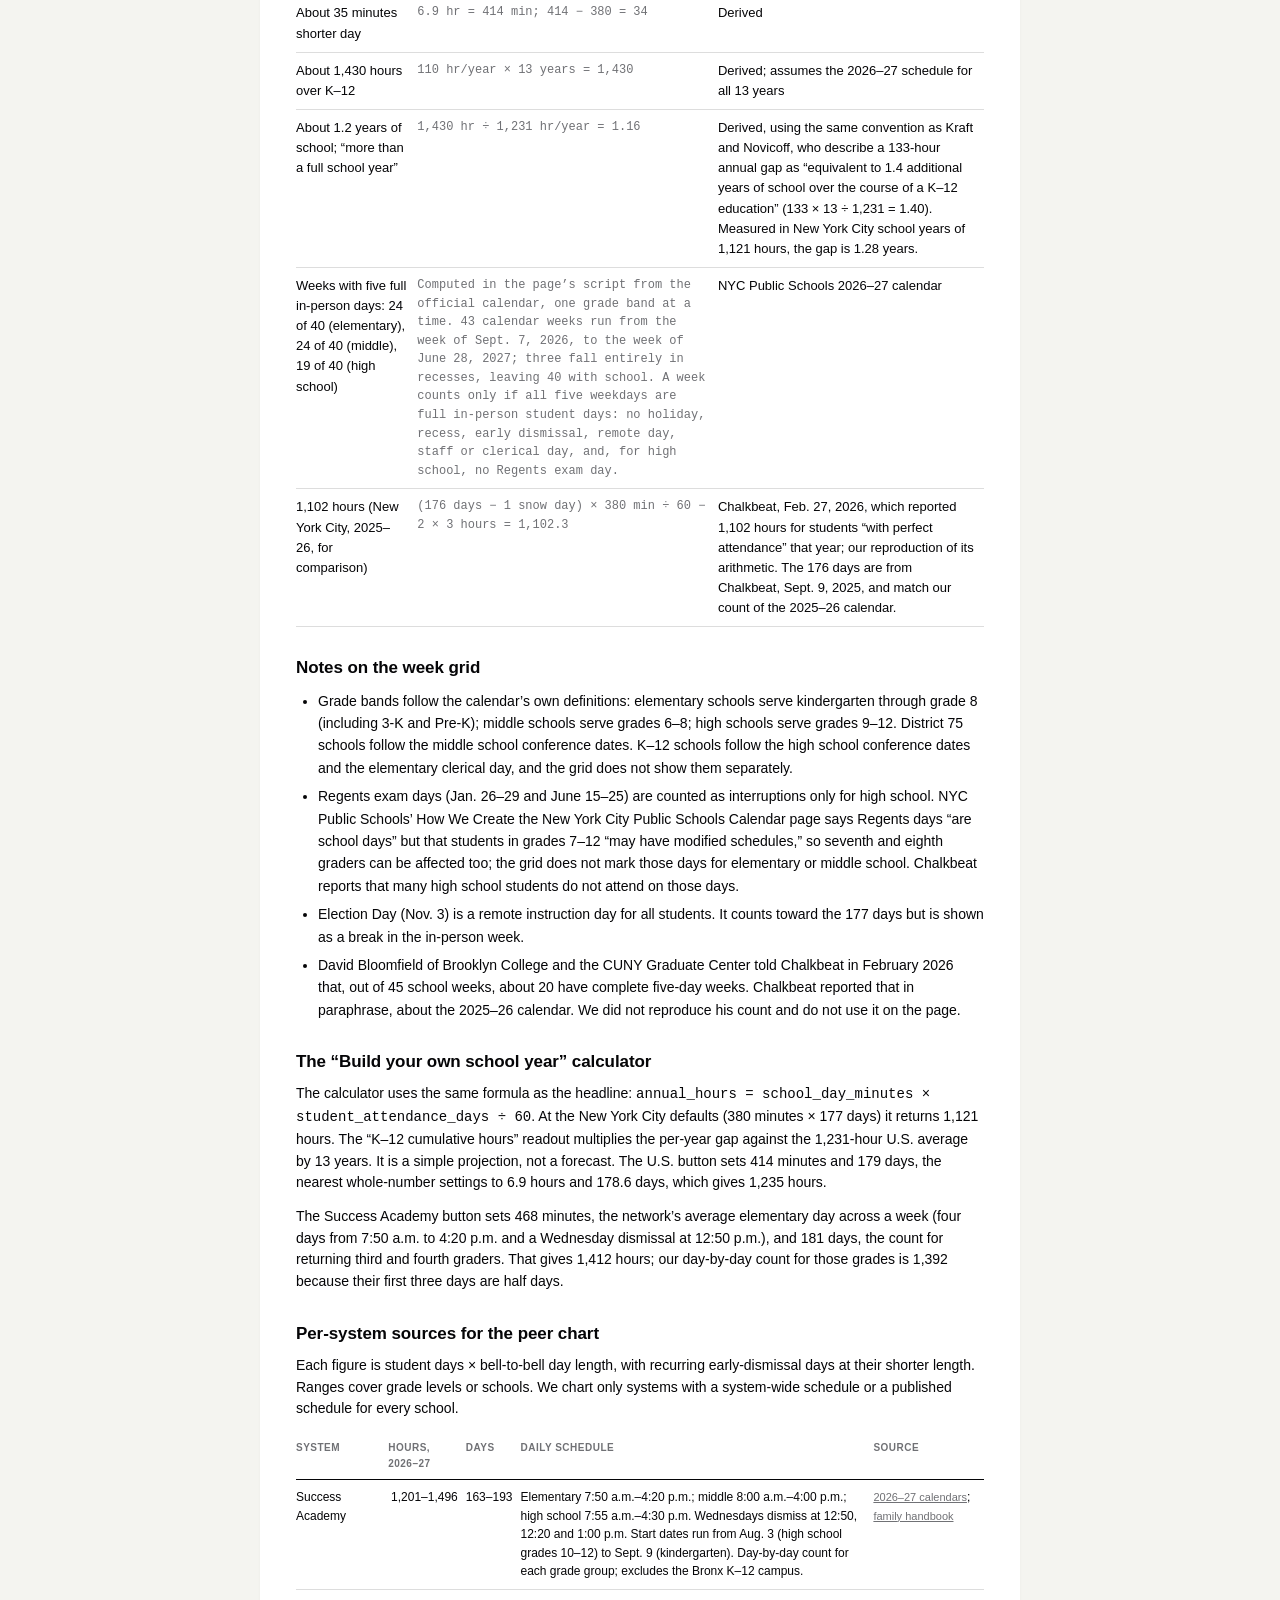
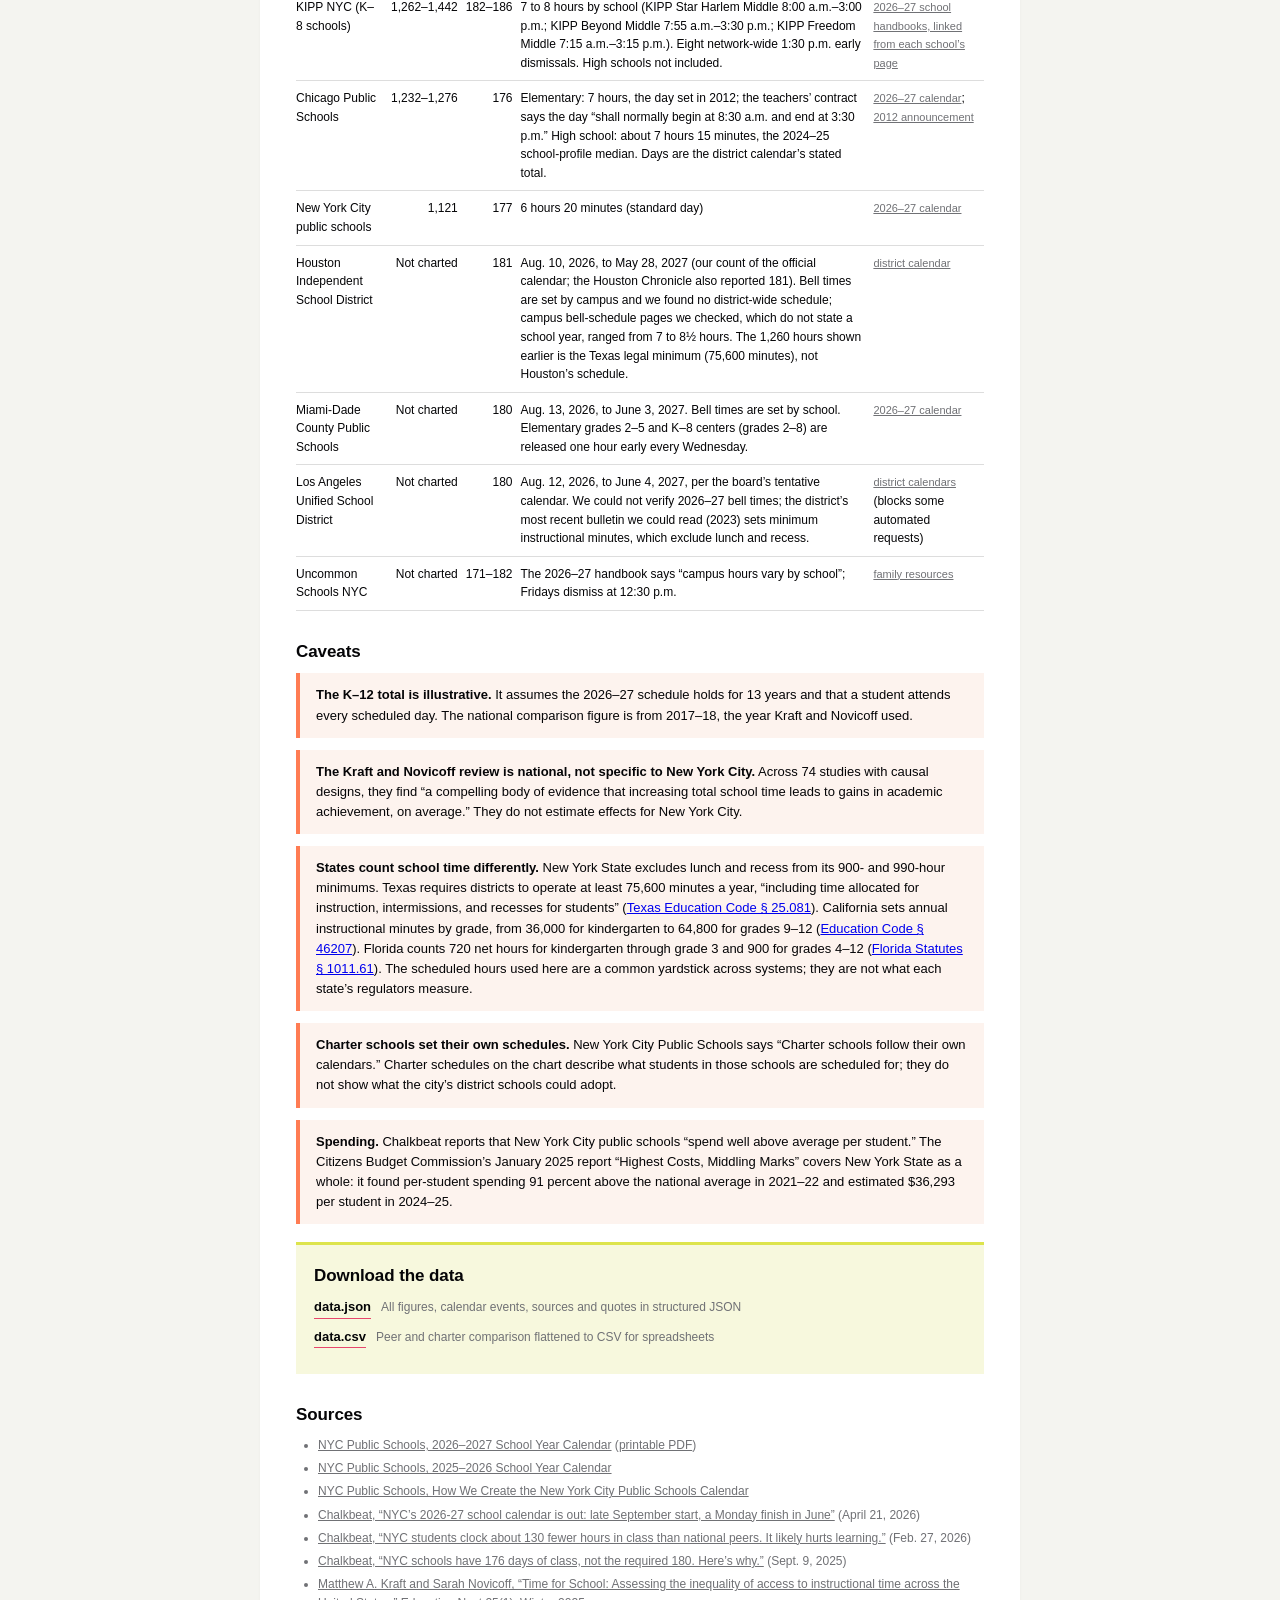
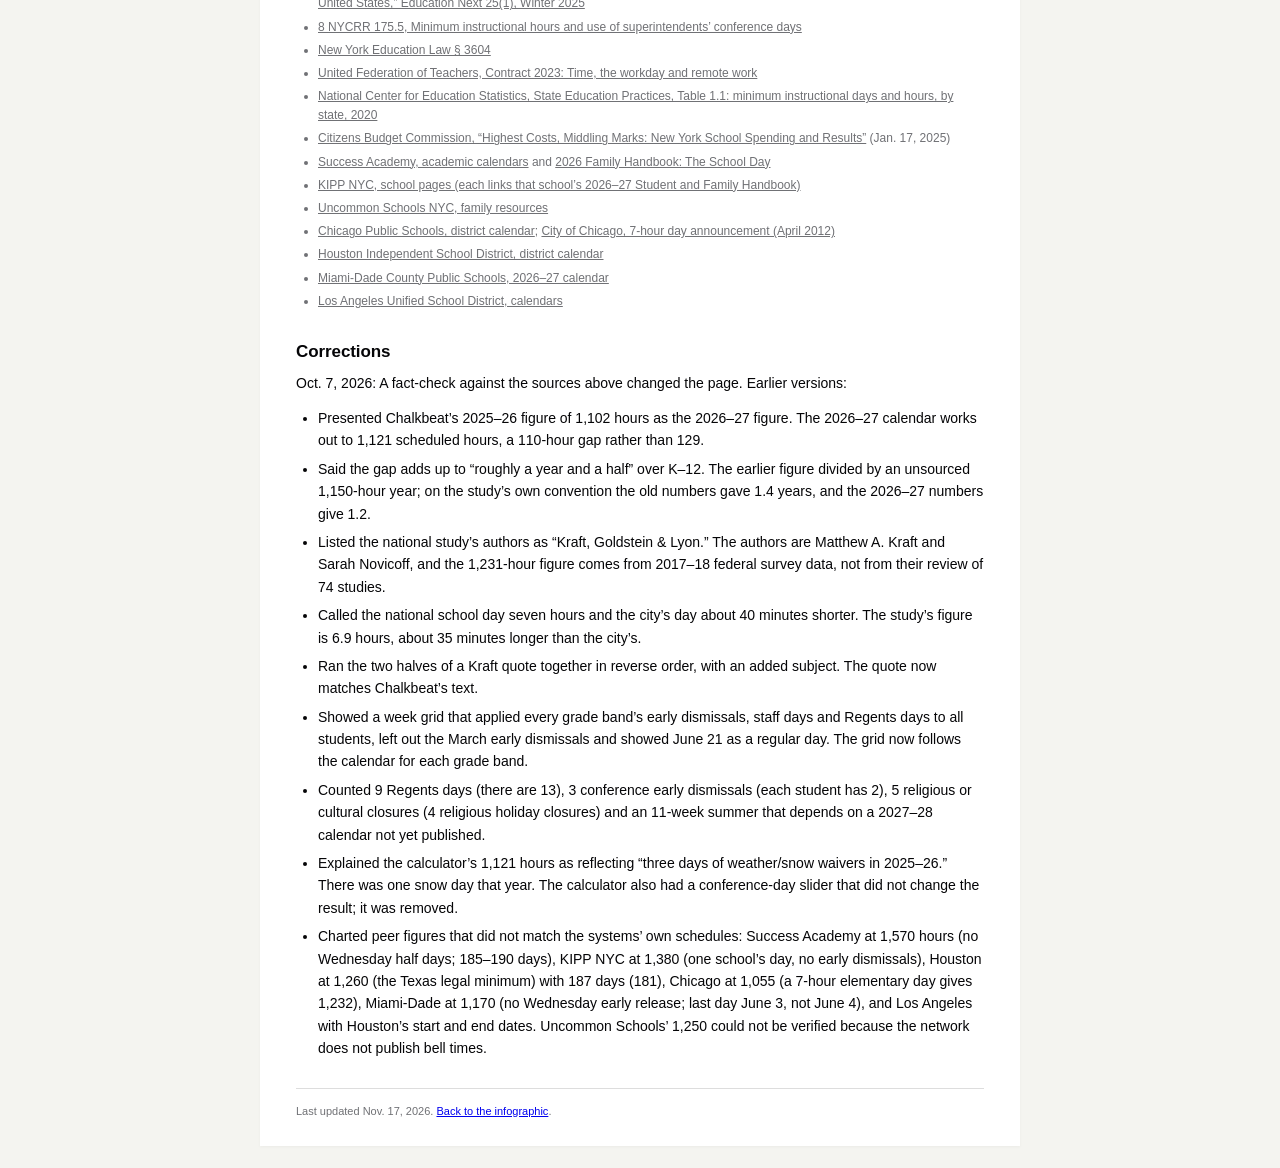
<file: school-day/methodology.html>
<!DOCTYPE html>
<html lang="en">
<head>
<meta charset="UTF-8">
<meta name="viewport" content="width=device-width, initial-scale=1.0">
<title>Methodology — New York City school time, 2026–27</title>
<style>
  :root {
    --black: #050507;
    --white: #ffffff;
    --cloud: #dddddd;
    --chartreuse: #dde44c;
    --orange: #ff7c53;
    --periwinkle: #9b9fbc;
    --magenta: #e7466d;
    --charcoal: #707175;
    --chartreuse-20: #f7f8dd;
  }
  * { box-sizing: border-box; }
  body {
    margin: 0;
    padding: 24px;
    background: #f4f4f0;
    font-family: 'Halyard', 'Helvetica Neue', Arial, sans-serif;
    color: var(--black);
    line-height: 1.55;
  }
  .container {
    max-width: 760px;
    margin: 0 auto;
    background: var(--white);
    padding: 32px 36px 26px;
    box-shadow: 0 1px 3px rgba(0,0,0,0.04);
  }
  .back {
    font-size: 11px;
    color: var(--charcoal);
    text-decoration: none;
    border-bottom: 1.5px solid var(--chartreuse);
    margin-bottom: 18px;
    display: inline-block;
  }
  h1 {
    font-size: 26px;
    font-weight: 800;
    line-height: 1.2;
    margin: 8px 0 14px;
    letter-spacing: -0.01em;
  }
  .dek {
    font-family: Georgia, 'Times New Roman', serif;
    font-style: normal;
    font-weight: 300;
    font-size: 15px;
    color: var(--black);
    line-height: 1.5;
    margin: 0 0 22px;
    padding-left: 14px;
    border-left: 3px solid var(--chartreuse);
  }
  .rule {
    border-top: 2px solid var(--black);
    margin: 0 0 22px;
  }
  h2 {
    font-size: 17px;
    font-weight: 800;
    margin: 28px 0 8px;
    letter-spacing: -0.005em;
  }
  h2:first-of-type { margin-top: 0; }
  p {
    font-size: 14px;
    margin: 0 0 12px;
  }
  ul {
    font-size: 14px;
    line-height: 1.6;
    margin: 0 0 14px;
    padding-left: 22px;
  }
  ul li { margin-bottom: 6px; }
  table.calc {
    width: 100%;
    border-collapse: collapse;
    font-size: 13px;
    margin: 8px 0 18px;
  }
  table.calc th, table.calc td {
    text-align: left;
    padding: 8px 10px 8px 0;
    border-bottom: 0.5px solid var(--cloud);
    vertical-align: top;
  }
  table.calc th {
    color: var(--charcoal);
    font-size: 11px;
    font-weight: 600;
    text-transform: uppercase;
    letter-spacing: 0.05em;
    border-bottom: 0.5px solid var(--black);
  }
  table.calc td.formula {
    font-family: 'SF Mono', Menlo, monospace;
    font-size: 12px;
    color: var(--charcoal);
  }
  table.peers {
    width: 100%;
    border-collapse: collapse;
    font-size: 12px;
    margin: 8px 0 18px;
  }
  table.peers th, table.peers td {
    text-align: left;
    padding: 8px 8px 8px 0;
    border-bottom: 0.5px solid var(--cloud);
    vertical-align: top;
  }
  table.peers th {
    color: var(--charcoal);
    font-size: 10px;
    font-weight: 600;
    text-transform: uppercase;
    letter-spacing: 0.05em;
    border-bottom: 0.5px solid var(--black);
  }
  table.peers td.num {
    font-variant-numeric: tabular-nums;
    text-align: right;
    white-space: nowrap;
  }
  table.peers a {
    color: var(--charcoal);
    text-decoration: underline;
    font-size: 11px;
  }
  .downloads {
    background: var(--chartreuse-20);
    padding: 18px;
    margin: 18px 0 22px;
    border-top: 3px solid var(--chartreuse);
  }
  .downloads h2 { margin-top: 0; }
  .downloads .file-row {
    display: flex;
    align-items: baseline;
    gap: 10px;
    margin-bottom: 8px;
    font-size: 13px;
  }
  .downloads .file-row a {
    font-weight: 700;
    color: var(--black);
    text-decoration: none;
    border-bottom: 1.5px solid var(--magenta);
  }
  .downloads .file-row a:hover { background: var(--white); }
  .downloads .file-row .desc {
    color: var(--charcoal);
    font-size: 12px;
  }
  .caveat {
    background: #fdf3ee;
    border-left: 4px solid var(--orange);
    padding: 12px 16px;
    margin: 8px 0 12px;
    font-size: 13px;
    line-height: 1.55;
  }
  .caveat strong { font-weight: 700; }
  .sources-list {
    font-size: 12px;
    line-height: 1.6;
    color: var(--charcoal);
  }
  .sources-list a { color: var(--charcoal); text-decoration: underline; }
  .sources-list li { margin-bottom: 4px; }
  .footer {
    padding-top: 14px;
    margin-top: 28px;
    border-top: 0.5px solid var(--cloud);
    font-size: 11px;
    color: var(--charcoal);
  }
  @media (max-width: 600px) {
    .container { padding: 22px 18px; }
    table.peers { font-size: 11px; }
  }
</style>
</head>
<body>
<div class="container">

  <a href="index.html" class="back">&larr; Back to the infographic</a>

  <h1>Methodology and data: New York City school time, 2026&ndash;27</h1>

  <p class="dek">
    Every figure on the page, where it came from and how it was computed. Revised Oct. 7, 2026; the corrections are listed at the end.
  </p>

  <div class="rule"></div>

  <h2>What we measured</h2>
  <p>
    Scheduled hours in school per year: the length of the standard school day, bell to bell, including lunch and recess, multiplied by the number of days students are scheduled to attend. This is how Kraft and Novicoff built the national average the page compares against (6.9 hours a day &times; 178.6 days).
  </p>
  <p>
    It is not New York State&rsquo;s measure. The state requires 180 days of session and a minimum of 900 instructional hours a year for kindergarten through grade 6 and 990 for grades 7&ndash;12, and its definition of instructional hours &ldquo;shall not include ... lunch or recess&rdquo; (8 NYCRR 175.5). Nothing on this page says whether New York City meets or misses those hourly minimums.
  </p>

  <h2>How we computed each number</h2>
  <table class="calc">
    <tr><th>Number</th><th>Formula</th><th>Source</th></tr>
    <tr>
      <td>177 student attendance days, 2026&ndash;27</td>
      <td class="formula">208 weekdays from Sept. 10, 2026, through June 28, 2027<br>&minus; 30 weekdays closed to all students (holidays, recesses and June 10)<br>&minus; 1 grade-specific day with no classes (Feb. 1 for high schools and 6&ndash;12 schools; June 8 for all others)<br>= 177 for every grade band. Includes Election Day, Nov. 3, a remote day.</td>
      <td>NYC Public Schools 2026&ndash;27 calendar; matches Chalkbeat, April 21, 2026: &ldquo;students will be in class for 177 days&rdquo;</td>
    </tr>
    <tr>
      <td>3 conference days counted toward 180</td>
      <td class="formula">180 &minus; 177</td>
      <td>Chalkbeat, April 21, 2026 (&ldquo;New York City is using three such days&rdquo;); Education Law &sect; 3604(8) excuses up to four days of superintendents&rsquo; conferences</td>
    </tr>
    <tr>
      <td>6 hours 20 minutes, standard school day</td>
      <td class="formula">380 minutes</td>
      <td>Chalkbeat (&ldquo;New York City&rsquo;s school day of six hours and 20 minutes&rdquo;); the United Federation of Teachers contract sets a &ldquo;6 hour, 20 minute workday with 155 minutes of extended time&rdquo; for teachers; the 155 minutes a week go to professional development, parent engagement and other professional work. Individual schools can vary through school-based options.</td>
    </tr>
    <tr>
      <td>1,121 hours / year (New York City, 2026&ndash;27)</td>
      <td class="formula">380 min &times; 177 days &divide; 60 = 1,121.0</td>
      <td>Derived</td>
    </tr>
    <tr>
      <td>1,115 hours (alternative)</td>
      <td class="formula">1,121 &minus; 2 early dismissals &times; 3 hours</td>
      <td>Derived. Each student has two parent-teacher conference days with dismissal three hours early. The national survey figure does not net out early dismissals, so the page uses 1,121 for the comparison; on this basis the gap is 116 hours.</td>
    </tr>
    <tr>
      <td>1,231 hours / year (typical U.S. public school)</td>
      <td class="formula">6.9 hours &times; 178.6 days, 2017&ndash;18 National Teacher and Principal Survey (traditional and charter public schools)</td>
      <td>Kraft and Novicoff, &ldquo;Time for School,&rdquo; Education Next, Winter 2025. The published 1,231 comes from the study&rsquo;s unrounded figures; multiplying the rounded 6.9 hours by 178.6 days gives 1,232. The average includes charter schools. For traditional public schools alone the study reports 1,226 hours; against that figure the annual gap is 105 hours, or about 1.1 years of school over K&ndash;12 (105 &times; 13 &divide; 1,226 = 1.11).</td>
    </tr>
    <tr>
      <td>110-hour annual gap</td>
      <td class="formula">1,231 &minus; 1,121 = 110</td>
      <td>Derived</td>
    </tr>
    <tr>
      <td>About 17 New York City school days</td>
      <td class="formula">110 hr &divide; 6.33 hr/day = 17.4</td>
      <td>Derived</td>
    </tr>
    <tr>
      <td>About 35 minutes shorter day</td>
      <td class="formula">6.9 hr = 414 min; 414 &minus; 380 = 34</td>
      <td>Derived</td>
    </tr>
    <tr>
      <td>About 1,430 hours over K&ndash;12</td>
      <td class="formula">110 hr/year &times; 13 years = 1,430</td>
      <td>Derived; assumes the 2026&ndash;27 schedule for all 13 years</td>
    </tr>
    <tr>
      <td>About 1.2 years of school; &ldquo;more than a full school year&rdquo;</td>
      <td class="formula">1,430 hr &divide; 1,231 hr/year = 1.16</td>
      <td>Derived, using the same convention as Kraft and Novicoff, who describe a 133-hour annual gap as &ldquo;equivalent to 1.4 additional years of school over the course of a K&ndash;12 education&rdquo; (133 &times; 13 &divide; 1,231 = 1.40). Measured in New York City school years of 1,121 hours, the gap is 1.28 years.</td>
    </tr>
    <tr>
      <td>Weeks with five full in-person days: 24 of 40 (elementary), 24 of 40 (middle), 19 of 40 (high school)</td>
      <td class="formula">Computed in the page&rsquo;s script from the official calendar, one grade band at a time. 43 calendar weeks run from the week of Sept. 7, 2026, to the week of June 28, 2027; three fall entirely in recesses, leaving 40 with school. A week counts only if all five weekdays are full in-person student days: no holiday, recess, early dismissal, remote day, staff or clerical day, and, for high school, no Regents exam day.</td>
      <td>NYC Public Schools 2026&ndash;27 calendar</td>
    </tr>
    <tr>
      <td>1,102 hours (New York City, 2025&ndash;26, for comparison)</td>
      <td class="formula">(176 days &minus; 1 snow day) &times; 380 min &divide; 60 &minus; 2 &times; 3 hours = 1,102.3</td>
      <td>Chalkbeat, Feb. 27, 2026, which reported 1,102 hours for students &ldquo;with perfect attendance&rdquo; that year; our reproduction of its arithmetic. The 176 days are from Chalkbeat, Sept. 9, 2025, and match our count of the 2025&ndash;26 calendar.</td>
    </tr>
  </table>

  <h2>Notes on the week grid</h2>
  <ul>
    <li>Grade bands follow the calendar&rsquo;s own definitions: elementary schools serve kindergarten through grade 8 (including 3-K and Pre-K); middle schools serve grades 6&ndash;8; high schools serve grades 9&ndash;12. District 75 schools follow the middle school conference dates. K&ndash;12 schools follow the high school conference dates and the elementary clerical day, and the grid does not show them separately.</li>
    <li>Regents exam days (Jan. 26&ndash;29 and June 15&ndash;25) are counted as interruptions only for high school. NYC Public Schools&rsquo; How We Create the New York City Public Schools Calendar page says Regents days &ldquo;are school days&rdquo; but that students in grades 7&ndash;12 &ldquo;may have modified schedules,&rdquo; so seventh and eighth graders can be affected too; the grid does not mark those days for elementary or middle school. Chalkbeat reports that many high school students do not attend on those days.</li>
    <li>Election Day (Nov. 3) is a remote instruction day for all students. It counts toward the 177 days but is shown as a break in the in-person week.</li>
    <li>David Bloomfield of Brooklyn College and the CUNY Graduate Center told Chalkbeat in February 2026 that, out of 45 school weeks, about 20 have complete five-day weeks. Chalkbeat reported that in paraphrase, about the 2025&ndash;26 calendar. We did not reproduce his count and do not use it on the page.</li>
  </ul>

  <h2>The &ldquo;Build your own school year&rdquo; calculator</h2>
  <p>
    The calculator uses the same formula as the headline: <code>annual_hours = school_day_minutes &times; student_attendance_days &divide; 60</code>. At the New York City defaults (380 minutes &times; 177 days) it returns 1,121 hours. The &ldquo;K&ndash;12 cumulative hours&rdquo; readout multiplies the per-year gap against the 1,231-hour U.S. average by 13 years. It is a simple projection, not a forecast. The U.S. button sets 414 minutes and 179 days, the nearest whole-number settings to 6.9 hours and 178.6 days, which gives 1,235 hours.
  </p>
  <p>
    The Success Academy button sets 468 minutes, the network&rsquo;s average elementary day across a week (four days from 7:50 a.m. to 4:20 p.m. and a Wednesday dismissal at 12:50 p.m.), and 181 days, the count for returning third and fourth graders. That gives 1,412 hours; our day-by-day count for those grades is 1,392 because their first three days are half days.
  </p>

  <h2>Per-system sources for the peer chart</h2>
  <p>
    Each figure is student days &times; bell-to-bell day length, with recurring early-dismissal days at their shorter length. Ranges cover grade levels or schools. We chart only systems with a system-wide schedule or a published schedule for every school.
  </p>
  <table class="peers">
    <tr><th>System</th><th class="num">Hours, 2026&ndash;27</th><th class="num">Days</th><th>Daily schedule</th><th>Source</th></tr>
    <tr>
      <td>Success Academy</td><td class="num">1,201&ndash;1,496</td><td class="num">163&ndash;193</td>
      <td>Elementary 7:50 a.m.&ndash;4:20 p.m.; middle 8:00 a.m.&ndash;4:00 p.m.; high school 7:55 a.m.&ndash;4:30 p.m. Wednesdays dismiss at 12:50, 12:20 and 1:00 p.m. Start dates run from Aug. 3 (high school grades 10&ndash;12) to Sept. 9 (kindergarten). Day-by-day count for each grade group; excludes the Bronx K&ndash;12 campus.</td>
      <td><a href="https://www.successacademies.org/academic-calendars/">2026&ndash;27 calendars</a>; <a href="https://sites.google.com/successacademies.org/family-handbooks/family-handbook/the-school-day">family handbook</a></td>
    </tr>
    <tr>
      <td>KIPP NYC (K&ndash;8 schools)</td><td class="num">1,262&ndash;1,442</td><td class="num">182&ndash;186</td>
      <td>7 to 8 hours by school (KIPP Star Harlem Middle 8:00 a.m.&ndash;3:00 p.m.; KIPP Beyond Middle 7:55 a.m.&ndash;3:30 p.m.; KIPP Freedom Middle 7:15 a.m.&ndash;3:15 p.m.). Eight network-wide 1:30 p.m. early dismissals. High schools not included.</td>
      <td><a href="https://kippnyc.org/schools">2026&ndash;27 school handbooks, linked from each school&rsquo;s page</a></td>
    </tr>
    <tr>
      <td>Chicago Public Schools</td><td class="num">1,232&ndash;1,276</td><td class="num">176</td>
      <td>Elementary: 7 hours, the day set in 2012; the teachers&rsquo; contract says the day &ldquo;shall normally begin at 8:30 a.m. and end at 3:30 p.m.&rdquo; High school: about 7 hours 15 minutes, the 2024&ndash;25 school-profile median. Days are the district calendar&rsquo;s stated total.</td>
      <td><a href="https://www.cps.edu/calendar/">2026&ndash;27 calendar</a>; <a href="https://www.chicago.gov/content/city/en/depts/mayor/press_room/press_releases/2012/april_2012/mayor_emanuel_cpsannounce7-hourdayforelementarystudents.html">2012 announcement</a></td>
    </tr>
    <tr>
      <td>New York City public schools</td><td class="num">1,121</td><td class="num">177</td>
      <td>6 hours 20 minutes (standard day)</td>
      <td><a href="https://www.schools.nyc.gov/calendar/2026-2027-school-year-calendar">2026&ndash;27 calendar</a></td>
    </tr>
    <tr>
      <td>Houston Independent School District</td><td class="num">Not charted</td><td class="num">181</td>
      <td>Aug. 10, 2026, to May 28, 2027 (our count of the official calendar; the Houston Chronicle also reported 181). Bell times are set by campus and we found no district-wide schedule; campus bell-schedule pages we checked, which do not state a school year, ranged from 7 to 8&frac12; hours. The 1,260 hours shown earlier is the Texas legal minimum (75,600 minutes), not Houston&rsquo;s schedule.</td>
      <td><a href="https://www.houstonisd.org/our-district/district-calendar">district calendar</a></td>
    </tr>
    <tr>
      <td>Miami-Dade County Public Schools</td><td class="num">Not charted</td><td class="num">180</td>
      <td>Aug. 13, 2026, to June 3, 2027. Bell times are set by school. Elementary grades 2&ndash;5 and K&ndash;8 centers (grades 2&ndash;8) are released one hour early every Wednesday.</td>
      <td><a href="https://api.dadeschools.net/WMSFiles/392/calendars/25-26/School-Calendars-2026-2027-Elementary.pdf">2026&ndash;27 calendar</a></td>
    </tr>
    <tr>
      <td>Los Angeles Unified School District</td><td class="num">Not charted</td><td class="num">180</td>
      <td>Aug. 12, 2026, to June 4, 2027, per the board&rsquo;s tentative calendar. We could not verify 2026&ndash;27 bell times; the district&rsquo;s most recent bulletin we could read (2023) sets minimum instructional minutes, which exclude lunch and recess.</td>
      <td><a href="https://www.lausd.org/calendar">district calendars</a> (blocks some automated requests)</td>
    </tr>
    <tr>
      <td>Uncommon Schools NYC</td><td class="num">Not charted</td><td class="num">171&ndash;182</td>
      <td>The 2026&ndash;27 handbook says &ldquo;campus hours vary by school&rdquo;; Fridays dismiss at 12:30 p.m.</td>
      <td><a href="https://nyc.uncommonschools.org/family-resources/">family resources</a></td>
    </tr>
  </table>

  <h2>Caveats</h2>

  <div class="caveat">
    <strong>The K&ndash;12 total is illustrative.</strong> It assumes the 2026&ndash;27 schedule holds for 13 years and that a student attends every scheduled day. The national comparison figure is from 2017&ndash;18, the year Kraft and Novicoff used.
  </div>

  <div class="caveat">
    <strong>The Kraft and Novicoff review is national, not specific to New York City.</strong> Across 74 studies with causal designs, they find &ldquo;a compelling body of evidence that increasing total school time leads to gains in academic achievement, on average.&rdquo; They do not estimate effects for New York City.
  </div>

  <div class="caveat">
    <strong>States count school time differently.</strong> New York State excludes lunch and recess from its 900- and 990-hour minimums. Texas requires districts to operate at least 75,600 minutes a year, &ldquo;including time allocated for instruction, intermissions, and recesses for students&rdquo; (<a href="https://texas.public.law/statutes/tex._educ._code_section_25.081">Texas Education Code &sect; 25.081</a>). California sets annual instructional minutes by grade, from 36,000 for kindergarten to 64,800 for grades 9&ndash;12 (<a href="https://california.public.law/codes/education_code_section_46207">Education Code &sect; 46207</a>). Florida counts 720 net hours for kindergarten through grade 3 and 900 for grades 4&ndash;12 (<a href="https://www.flsenate.gov/Laws/Statutes/2025/1011.61">Florida Statutes &sect; 1011.61</a>). The scheduled hours used here are a common yardstick across systems; they are not what each state&rsquo;s regulators measure.
  </div>

  <div class="caveat">
    <strong>Charter schools set their own schedules.</strong> New York City Public Schools says &ldquo;Charter schools follow their own calendars.&rdquo; Charter schedules on the chart describe what students in those schools are scheduled for; they do not show what the city&rsquo;s district schools could adopt.
  </div>

  <div class="caveat">
    <strong>Spending.</strong> Chalkbeat reports that New York City public schools &ldquo;spend well above average per student.&rdquo; The Citizens Budget Commission&rsquo;s January 2025 report &ldquo;Highest Costs, Middling Marks&rdquo; covers New York State as a whole: it found per-student spending 91 percent above the national average in 2021&ndash;22 and estimated $36,293 per student in 2024&ndash;25.
  </div>

  <div class="downloads">
    <h2>Download the data</h2>
    <div class="file-row">
      <a href="data.json" download>data.json</a>
      <span class="desc">All figures, calendar events, sources and quotes in structured JSON</span>
    </div>
    <div class="file-row">
      <a href="data.csv" download>data.csv</a>
      <span class="desc">Peer and charter comparison flattened to CSV for spreadsheets</span>
    </div>
  </div>

  <h2>Sources</h2>
  <ul class="sources-list">
    <li><a href="https://www.schools.nyc.gov/calendar/2026-2027-school-year-calendar">NYC Public Schools, 2026&ndash;2027 School Year Calendar</a> (<a href="https://www.schools.nyc.gov/docs/default-source/sections/calendar/2026-27-school-year-calendar.pdf">printable PDF</a>)</li>
    <li><a href="https://www.schools.nyc.gov/calendar/2025-2026-school-year-calendar">NYC Public Schools, 2025&ndash;2026 School Year Calendar</a></li>
    <li><a href="https://www.schools.nyc.gov/calendar/how-we-create-the-new-york-city-public-schools-calendar">NYC Public Schools, How We Create the New York City Public Schools Calendar</a></li>
    <li><a href="https://www.chalkbeat.org/newyork/2026/04/21/nyc-public-school-calendar-2026-2027/">Chalkbeat, &ldquo;NYC&rsquo;s 2026-27 school calendar is out: late September start, a Monday finish in June&rdquo;</a> (April 21, 2026)</li>
    <li><a href="https://www.chalkbeat.org/newyork/2026/02/27/nyc-shorter-school-year-instructional-time-gap/">Chalkbeat, &ldquo;NYC students clock about 130 fewer hours in class than national peers. It likely hurts learning.&rdquo;</a> (Feb. 27, 2026)</li>
    <li><a href="https://www.chalkbeat.org/newyork/2025/09/09/why-nyc-school-year-is-shorter-than-180-days/">Chalkbeat, &ldquo;NYC schools have 176 days of class, not the required 180. Here&rsquo;s why.&rdquo;</a> (Sept. 9, 2025)</li>
    <li><a href="https://www.educationnext.org/time-for-school-assessing-inequality-access-instructional-time-united-states/">Matthew A. Kraft and Sarah Novicoff, &ldquo;Time for School: Assessing the inequality of access to instructional time across the United States,&rdquo; Education Next 25(1), Winter 2025</a></li>
    <li><a href="https://www.law.cornell.edu/regulations/new-york/8-NYCRR-175.5">8 NYCRR 175.5, Minimum instructional hours and use of superintendents&rsquo; conference days</a></li>
    <li><a href="https://www.nysenate.gov/legislation/laws/EDN/3604">New York Education Law &sect; 3604</a></li>
    <li><a href="https://www.uft.org/your-rights/contracts/contract-2023/contract-2023-time-workday-and-remote-work">United Federation of Teachers, Contract 2023: Time, the workday and remote work</a></li>
    <li><a href="https://nces.ed.gov/programs/statereform/tab1_1-2020.asp">National Center for Education Statistics, State Education Practices, Table 1.1: minimum instructional days and hours, by state, 2020</a></li>
    <li><a href="https://cbcny.org/research/highest-costs-middling-marks">Citizens Budget Commission, &ldquo;Highest Costs, Middling Marks: New York School Spending and Results&rdquo;</a> (Jan. 17, 2025)</li>
    <li><a href="https://www.successacademies.org/academic-calendars/">Success Academy, academic calendars</a> and <a href="https://sites.google.com/successacademies.org/family-handbooks/family-handbook/the-school-day">2026 Family Handbook: The School Day</a></li>
    <li><a href="https://kippnyc.org/schools">KIPP NYC, school pages (each links that school&rsquo;s 2026&ndash;27 Student and Family Handbook)</a></li>
    <li><a href="https://nyc.uncommonschools.org/family-resources/">Uncommon Schools NYC, family resources</a></li>
    <li><a href="https://www.cps.edu/calendar/">Chicago Public Schools, district calendar</a>; <a href="https://www.chicago.gov/content/city/en/depts/mayor/press_room/press_releases/2012/april_2012/mayor_emanuel_cpsannounce7-hourdayforelementarystudents.html">City of Chicago, 7-hour day announcement (April 2012)</a></li>
    <li><a href="https://www.houstonisd.org/our-district/district-calendar">Houston Independent School District, district calendar</a></li>
    <li><a href="https://api.dadeschools.net/WMSFiles/392/calendars/25-26/School-Calendars-2026-2027-Elementary.pdf">Miami-Dade County Public Schools, 2026&ndash;27 calendar</a></li>
    <li><a href="https://www.lausd.org/calendar">Los Angeles Unified School District, calendars</a></li>
  </ul>

  <h2 id="corrections">Corrections</h2>
  <p>
    Oct. 7, 2026: A fact-check against the sources above changed the page. Earlier versions:
  </p>
  <ul>
    <li>Presented Chalkbeat&rsquo;s 2025&ndash;26 figure of 1,102 hours as the 2026&ndash;27 figure. The 2026&ndash;27 calendar works out to 1,121 scheduled hours, a 110-hour gap rather than 129.</li>
    <li>Said the gap adds up to &ldquo;roughly a year and a half&rdquo; over K&ndash;12. The earlier figure divided by an unsourced 1,150-hour year; on the study&rsquo;s own convention the old numbers gave 1.4 years, and the 2026&ndash;27 numbers give 1.2.</li>
    <li>Listed the national study&rsquo;s authors as &ldquo;Kraft, Goldstein &amp; Lyon.&rdquo; The authors are Matthew A. Kraft and Sarah Novicoff, and the 1,231-hour figure comes from 2017&ndash;18 federal survey data, not from their review of 74 studies.</li>
    <li>Called the national school day seven hours and the city&rsquo;s day about 40 minutes shorter. The study&rsquo;s figure is 6.9 hours, about 35 minutes longer than the city&rsquo;s.</li>
    <li>Ran the two halves of a Kraft quote together in reverse order, with an added subject. The quote now matches Chalkbeat&rsquo;s text.</li>
    <li>Showed a week grid that applied every grade band&rsquo;s early dismissals, staff days and Regents days to all students, left out the March early dismissals and showed June 21 as a regular day. The grid now follows the calendar for each grade band.</li>
    <li>Counted 9 Regents days (there are 13), 3 conference early dismissals (each student has 2), 5 religious or cultural closures (4 religious holiday closures) and an 11-week summer that depends on a 2027&ndash;28 calendar not yet published.</li>
    <li>Explained the calculator&rsquo;s 1,121 hours as reflecting &ldquo;three days of weather/snow waivers in 2025&ndash;26.&rdquo; There was one snow day that year. The calculator also had a conference-day slider that did not change the result; it was removed.</li>
    <li>Charted peer figures that did not match the systems&rsquo; own schedules: Success Academy at 1,570 hours (no Wednesday half days; 185&ndash;190 days), KIPP NYC at 1,380 (one school&rsquo;s day, no early dismissals), Houston at 1,260 (the Texas legal minimum) with 187 days (181), Chicago at 1,055 (a 7-hour elementary day gives 1,232), Miami-Dade at 1,170 (no Wednesday early release; last day June 3, not June 4), and Los Angeles with Houston&rsquo;s start and end dates. Uncommon Schools&rsquo; 1,250 could not be verified because the network does not publish bell times.</li>
  </ul>

  <div class="footer">
    Last updated Nov. 17, 2026. <a href="index.html">Back to the infographic</a>.
  </div>

</div>
</body>
</html>
</file>
<file: shared/chrome.css>
/* Unified chrome for NYC Schools — Atlas of the System.
   Injected at the top of every page. The map page is dark below the header;
   explainer pages are light. The header itself is dark on every page.

   This file is intentionally opinionated. It overrides satellite styles
   so every page reads as one site: same typography, same color tokens,
   same paragraph rhythm, same component treatments. */

/* ----------- Tokens ----------- */
:root {
  --site-ink:        #0c0f14;
  --site-ink-2:      #161a22;
  --site-line:       #2a2f3c;
  --site-text:       #e8ecf3;
  --site-muted:      #9099ab;

  /* Paper (explainer) palette */
  --site-paper:      #faf7f1;
  --site-paper-2:    #f1eadb;
  --site-paper-ink:  #050507;
  --site-paper-soft: #2a2a2a;
  --site-paper-muted:#5d5f66;
  --site-paper-line: #e3dccc;
  --site-paper-line-soft: #ede5d2;

  /* Single shared accent palette (replaces vc-*, etc.) */
  --site-accent:     #ff7c53;  /* orange */
  --site-blue:       #217ebe;  /* cerulean */
  --site-green:      #57aa4a;  /* good green */
  --site-pink:       #e7466d;  /* magenta */
  --site-chartreuse: #b8c12a;  /* darker than #dde44c for readability on light bg */
  --site-purple:     #6a4ec9;
  --site-red:        #d2232a;

  --section-accent:  var(--site-accent);
}

/* ----------- Header / nav ----------- */
.site-header {
  background: var(--site-ink);
  color: var(--site-text);
  border-bottom: 1px solid var(--site-line);
  font-family: 'Inter', system-ui, -apple-system, sans-serif;
  font-size: 14px;
  position: relative;
  z-index: 100;
}
.site-header-inner {
  display: flex;
  align-items: center;
  gap: 24px;
  padding: 14px 24px;
  max-width: 1400px;
  margin: 0 auto;
}
.site-brand {
  display: flex;
  flex-direction: column;
  text-decoration: none;
  color: inherit;
  flex: none;
  min-width: 0;
}
.site-brand .mark {
  font-family: 'Fraunces', Georgia, serif;
  font-weight: 800;
  font-size: 19px;
  letter-spacing: -0.015em;
  line-height: 1.05;
  color: var(--site-text);
}
.site-brand .mark em {
  font-style: normal;
  font-weight: 400;
  color: var(--site-accent);
}
.site-brand .tag {
  color: var(--site-muted);
  font-size: 10.5px;
  letter-spacing: 0.04em;
  text-transform: uppercase;
  margin-top: 3px;
}
.site-nav {
  display: flex;
  gap: 4px;
  flex: 1;
  overflow-x: auto;
  scrollbar-width: none;
}
.site-nav::-webkit-scrollbar { display: none; }
.site-nav a {
  color: var(--site-muted);
  text-decoration: none;
  padding: 7px 12px;
  border-radius: 999px;
  font-size: 13px;
  white-space: nowrap;
  transition: color .15s, background .15s;
  border-bottom: 0 !important;
}
.site-nav a:hover { color: var(--site-text); background: var(--site-ink-2); }
.site-nav a.active {
  color: var(--site-ink);
  background: var(--site-text);
  font-weight: 500;
}
.site-section-bar {
  height: 3px;
  background: var(--section-accent, var(--site-accent));
}

/* ----------- Footer ----------- */
.site-footer {
  background: var(--site-ink);
  color: var(--site-muted);
  border-top: 1px solid var(--site-line);
  font-family: 'Inter', system-ui, sans-serif;
  font-size: 12px;
  padding: 24px;
  text-align: center;
  line-height: 1.6;
}
.site-footer a {
  color: var(--site-text);
  text-decoration: none;
  border-bottom: 1px solid var(--site-line);
}
.site-footer a:hover { color: var(--site-accent); border-color: var(--site-accent); }
.site-footer .footer-line + .footer-line { margin-top: 4px; }

/* ============================================================
   EXPLAINER BASE — applies to every non-map page via data-section.
   These rules use high specificity ([data-section]) so satellite
   styles inherit consistent typography and color without per-page
   edits.
   ============================================================ */

body[data-section]:not([data-section="map"]) {
  margin: 0;
  font-family: 'Inter', system-ui, -apple-system, sans-serif !important;
  font-weight: 400;
  font-size: 16px;
  line-height: 1.6;
  background: var(--site-paper) !important;
  color: var(--site-paper-ink) !important;
  -webkit-font-smoothing: antialiased;
  -moz-osx-font-smoothing: grayscale;
}

body[data-section]:not([data-section="map"]) h1,
body[data-section]:not([data-section="map"]) h2,
body[data-section]:not([data-section="map"]) h3,
body[data-section]:not([data-section="map"]) h4 {
  font-family: 'Fraunces', Georgia, serif !important;
  letter-spacing: -0.012em !important;
  line-height: 1.15 !important;
  color: var(--site-paper-ink) !important;
  font-weight: 700 !important;
}
body[data-section]:not([data-section="map"]) h1 {
  font-size: clamp(30px, 4.4vw, 44px) !important;
  font-weight: 700 !important;
  margin: 0 0 10px !important;
}
body[data-section]:not([data-section="map"]) h2 {
  font-size: clamp(22px, 2.6vw, 28px) !important;
  font-weight: 600 !important;
  margin: 2em 0 0.5em !important;
}
body[data-section]:not([data-section="map"]) h3 {
  font-size: 18px !important;
  font-weight: 600 !important;
  margin: 1.4em 0 0.5em !important;
}
body[data-section]:not([data-section="map"]) h4 {
  font-size: 15px !important;
  font-weight: 600 !important;
  margin: 1em 0 0.4em !important;
}

body[data-section]:not([data-section="map"]) p {
  margin: 0.9em 0 !important;
  max-width: 72ch;
}
body[data-section]:not([data-section="map"]) main a,
body[data-section]:not([data-section="map"]) .container a,
body[data-section]:not([data-section="map"]) .callout a,
body[data-section]:not([data-section="map"]) .source-block a,
body[data-section]:not([data-section="map"]) p a,
body[data-section]:not([data-section="map"]) li a,
body[data-section]:not([data-section="map"]) td a {
  color: var(--site-paper-ink);
  text-decoration: none;
  border-bottom: 1px solid var(--site-paper-line);
  transition: color .15s, border-color .15s;
}
body[data-section]:not([data-section="map"]) main a:hover,
body[data-section]:not([data-section="map"]) .container a:hover,
body[data-section]:not([data-section="map"]) p a:hover,
body[data-section]:not([data-section="map"]) li a:hover {
  color: var(--site-accent);
  border-color: var(--site-accent);
}
body[data-section] .site-header .site-nav a,
body[data-section] .site-header .site-brand,
body[data-section] .site-footer a {
  border-bottom: 0 !important;
}
body[data-section]:not([data-section="map"]) hr {
  border: 0;
  border-top: 1px solid var(--site-paper-line);
  margin: 2.4em 0;
}
body[data-section]:not([data-section="map"]) ul,
body[data-section]:not([data-section="map"]) ol {
  padding-left: 22px;
  margin: 0.9em 0;
}
body[data-section]:not([data-section="map"]) li {
  margin: 0.3em 0;
  line-height: 1.55;
}
body[data-section]:not([data-section="map"]) code {
  font-family: 'JetBrains Mono', 'SF Mono', Menlo, monospace;
  font-size: 0.92em;
  background: var(--site-paper-2);
  padding: 1px 6px;
  border-radius: 3px;
}

/* The container most satellite pages already use */
body[data-section]:not([data-section="map"]) .container {
  max-width: 880px !important;
  margin: 0 auto !important;
  padding: 48px 28px 80px !important;
}
body[data-section]:not([data-section="map"]) .container.wide {
  max-width: 1180px !important;
}

/* Article header conventions */
body[data-section]:not([data-section="map"]) .kicker,
body[data-section]:not([data-section="map"]) header .kicker {
  font-family: 'Inter', system-ui, sans-serif !important;
  font-size: 11.5px !important;
  letter-spacing: 0.14em !important;
  text-transform: uppercase !important;
  color: var(--section-accent, var(--site-accent)) !important;
  font-weight: 600 !important;
  margin: 0 0 12px !important;
}
body[data-section]:not([data-section="map"]) .subtitle,
body[data-section]:not([data-section="map"]) .dek,
body[data-section]:not([data-section="map"]) header .subtitle,
body[data-section]:not([data-section="map"]) header .dek {
  font-family: 'Fraunces', Georgia, serif !important;
  font-style: normal !important;
  font-size: 20px !important;
  font-weight: 400 !important;
  color: var(--site-paper-muted) !important;
  line-height: 1.4 !important;
  margin: 6px 0 28px !important;
  max-width: 720px;
}
body[data-section]:not([data-section="map"]) header {
  padding: 0 0 24px !important;
  margin: 0 0 32px !important;
  border-bottom: 1px solid var(--site-paper-line) !important;
}

/* Metric cards */
body[data-section]:not([data-section="map"]) .metrics {
  display: grid !important;
  grid-template-columns: repeat(auto-fit, minmax(180px, 1fr)) !important;
  gap: 12px !important;
  margin: 28px 0 !important;
}
body[data-section]:not([data-section="map"]) .metric {
  background: #fff !important;
  border: 1px solid var(--site-paper-line) !important;
  border-left: 3px solid var(--section-accent, var(--site-accent)) !important;
  padding: 18px 20px !important;
  border-radius: 0 !important;
}
body[data-section]:not([data-section="map"]) .metric .value {
  font-family: 'Fraunces', Georgia, serif !important;
  font-size: 30px !important;
  font-weight: 700 !important;
  line-height: 1.05 !important;
  color: var(--site-paper-ink) !important;
  letter-spacing: -0.015em !important;
}
body[data-section]:not([data-section="map"]) .metric .label {
  font-family: 'Inter', sans-serif !important;
  font-size: 12px !important;
  letter-spacing: 0.04em !important;
  text-transform: uppercase !important;
  color: var(--site-paper-muted) !important;
  margin-top: 8px !important;
  line-height: 1.4 !important;
  font-weight: 500 !important;
}

/* Chart cards */
body[data-section]:not([data-section="map"]) .chart-box,
body[data-section]:not([data-section="map"]) .chart-card {
  background: #fff !important;
  border: 1px solid var(--site-paper-line) !important;
  border-radius: 0 !important;
  padding: 22px 22px 18px !important;
  margin: 16px 0 !important;
}
body[data-section]:not([data-section="map"]) .chart-title {
  font-family: 'Fraunces', Georgia, serif !important;
  font-size: 17px !important;
  font-weight: 600 !important;
  margin: 0 0 4px !important;
  color: var(--site-paper-ink) !important;
}
body[data-section]:not([data-section="map"]) .chart-note {
  font-family: 'Inter', sans-serif !important;
  font-size: 13px !important;
  color: var(--site-paper-muted) !important;
  margin: 0 0 16px !important;
  line-height: 1.5 !important;
  max-width: none !important;
}

/* Callouts */
body[data-section]:not([data-section="map"]) .callout {
  background: var(--site-paper-2) !important;
  border-left: 3px solid var(--section-accent, var(--site-accent)) !important;
  padding: 16px 20px !important;
  margin: 18px 0 !important;
  font-size: 14.5px !important;
  line-height: 1.55 !important;
  font-family: 'Inter', sans-serif !important;
  color: var(--site-paper-soft) !important;
  border-radius: 0 !important;
}
body[data-section]:not([data-section="map"]) .callout strong { font-weight: 600 !important; color: var(--site-paper-ink) !important; }

/* Tables */
body[data-section]:not([data-section="map"]) table {
  width: 100% !important;
  border-collapse: collapse !important;
  font-family: 'Inter', sans-serif !important;
  font-size: 14px !important;
  margin: 12px 0 !important;
}
body[data-section]:not([data-section="map"]) th,
body[data-section]:not([data-section="map"]) td {
  text-align: left;
  padding: 10px 12px !important;
  border-bottom: 1px solid var(--site-paper-line) !important;
  font-weight: 400;
}
body[data-section]:not([data-section="map"]) th {
  font-size: 11px !important;
  letter-spacing: 0.08em !important;
  text-transform: uppercase !important;
  color: var(--site-paper-muted) !important;
  font-weight: 600 !important;
  background: var(--site-paper-line-soft) !important;
}
body[data-section]:not([data-section="map"]) td.num,
body[data-section]:not([data-section="map"]) .num {
  font-variant-numeric: tabular-nums;
}

/* Footer-within-explainer (some satellites have their own page footer) */
body[data-section]:not([data-section="map"]) .container > footer {
  margin-top: 60px !important;
  padding: 20px 0 !important;
  border-top: 1px solid var(--site-paper-line) !important;
  font-size: 12.5px !important;
  color: var(--site-paper-muted) !important;
  background: none !important;
}

/* The site footer (dark, full-width) overrides the above when at body level */
.site-footer { font-family: 'Inter', sans-serif !important; }

/* Recharts inherit fonts via SVG text */
body[data-section]:not([data-section="map"]) .recharts-wrapper text {
  font-family: 'Inter', system-ui, sans-serif !important;
  font-size: 12px;
}

/* Section accent colors per page */
body[data-section="enrollment"]  { --section-accent: var(--site-blue); }
body[data-section="spending"]    { --section-accent: var(--site-green); }
body[data-section="special-ed"]  { --section-accent: var(--site-pink); }
body[data-section="school-day"]  { --section-accent: var(--site-chartreuse); }
body[data-section="curriculum"]  { --section-accent: var(--site-purple); }
body[data-section="about"]       { --section-accent: var(--site-accent); }

/* Optional: kill any orange-bar decorations satellites added that
   conflict with the new section bar */
body[data-section]:not([data-section="map"]) .decorative-bar { display: none !important; }

/* Mobile */
@media (max-width: 720px) {
  .site-brand .tag { display: none; }
  .site-header-inner { padding: 12px 16px; gap: 12px; }
  body[data-section]:not([data-section="map"]) .container { padding: 28px 18px 60px !important; }
  body[data-section]:not([data-section="map"]) .metrics { grid-template-columns: 1fr 1fr !important; }
}

/* On narrow screens the section tabs scroll sideways; fade the right edge so it reads as more to the right. */
@media (max-width: 700px) {
  .site-nav {
    -webkit-mask-image: linear-gradient(to right, #000 calc(100% - 28px), transparent);
            mask-image: linear-gradient(to right, #000 calc(100% - 28px), transparent);
    padding-right: 24px;
  }
}
</file>
